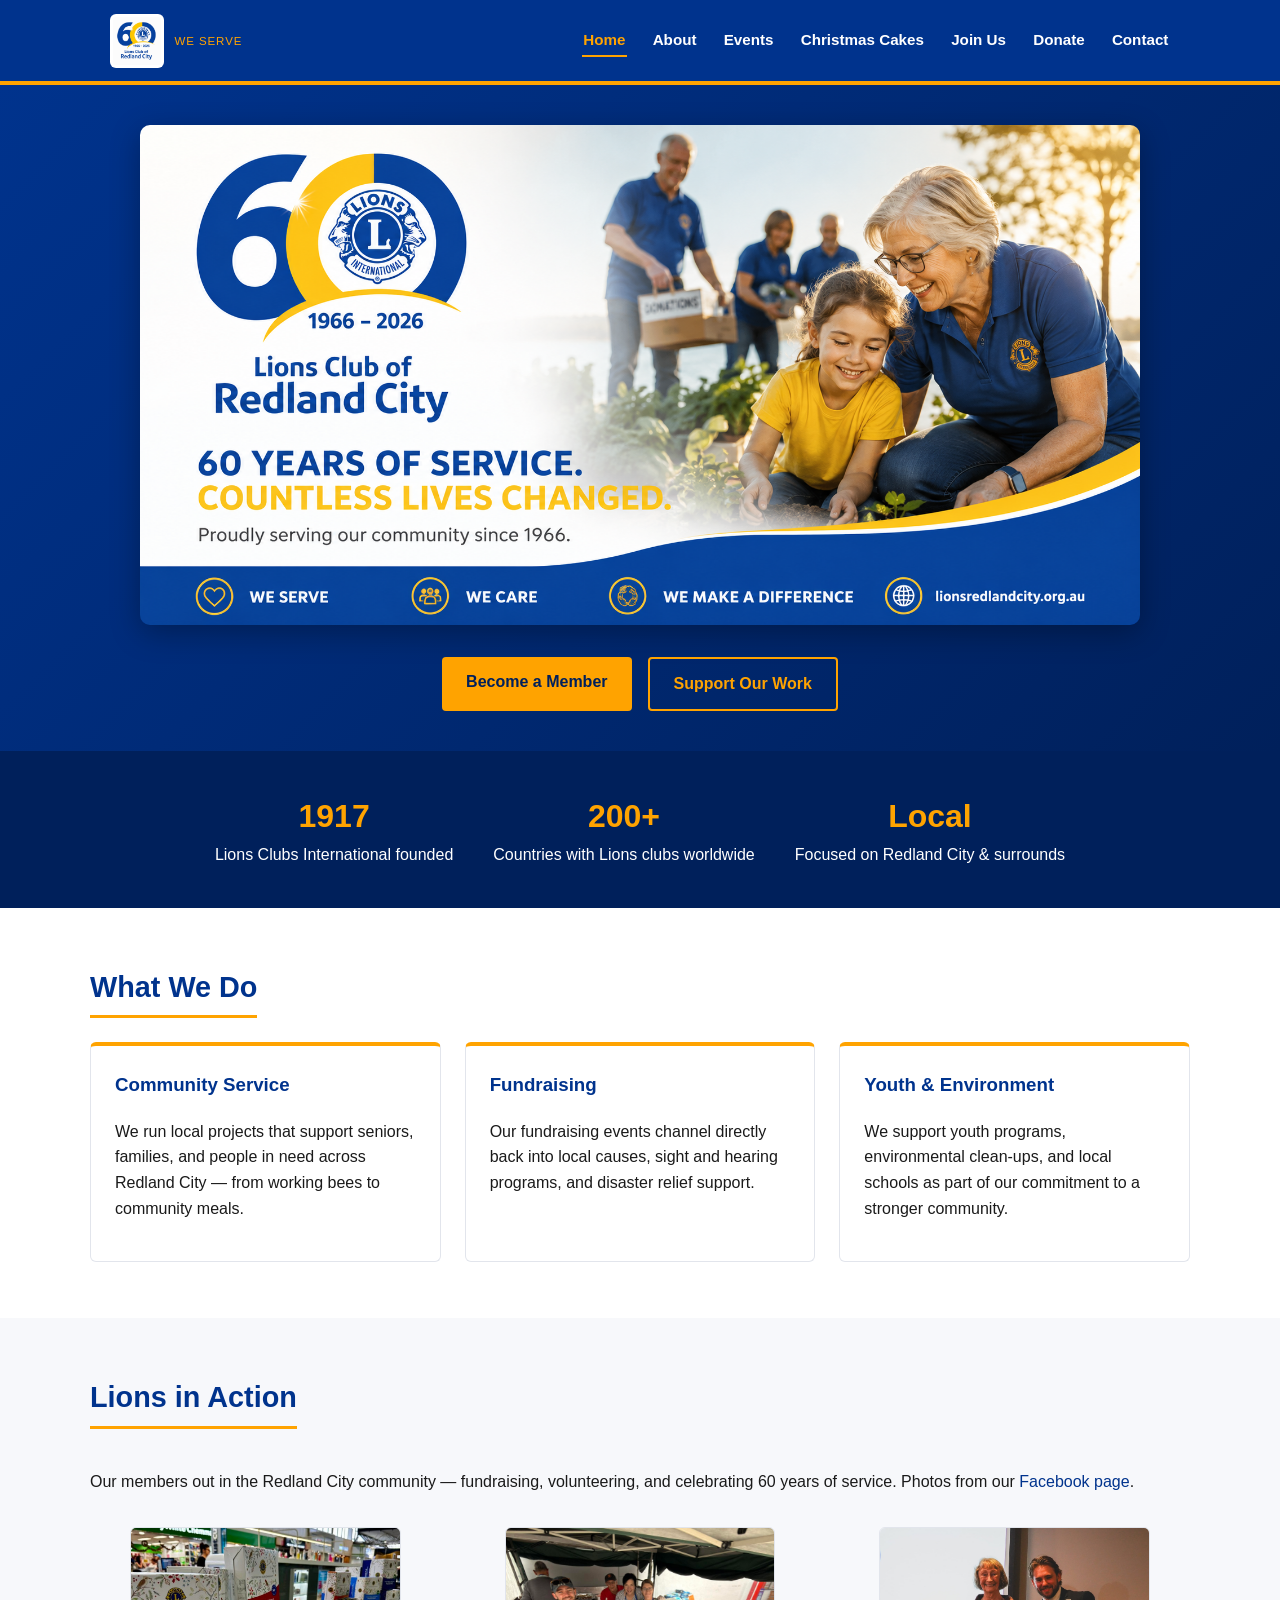
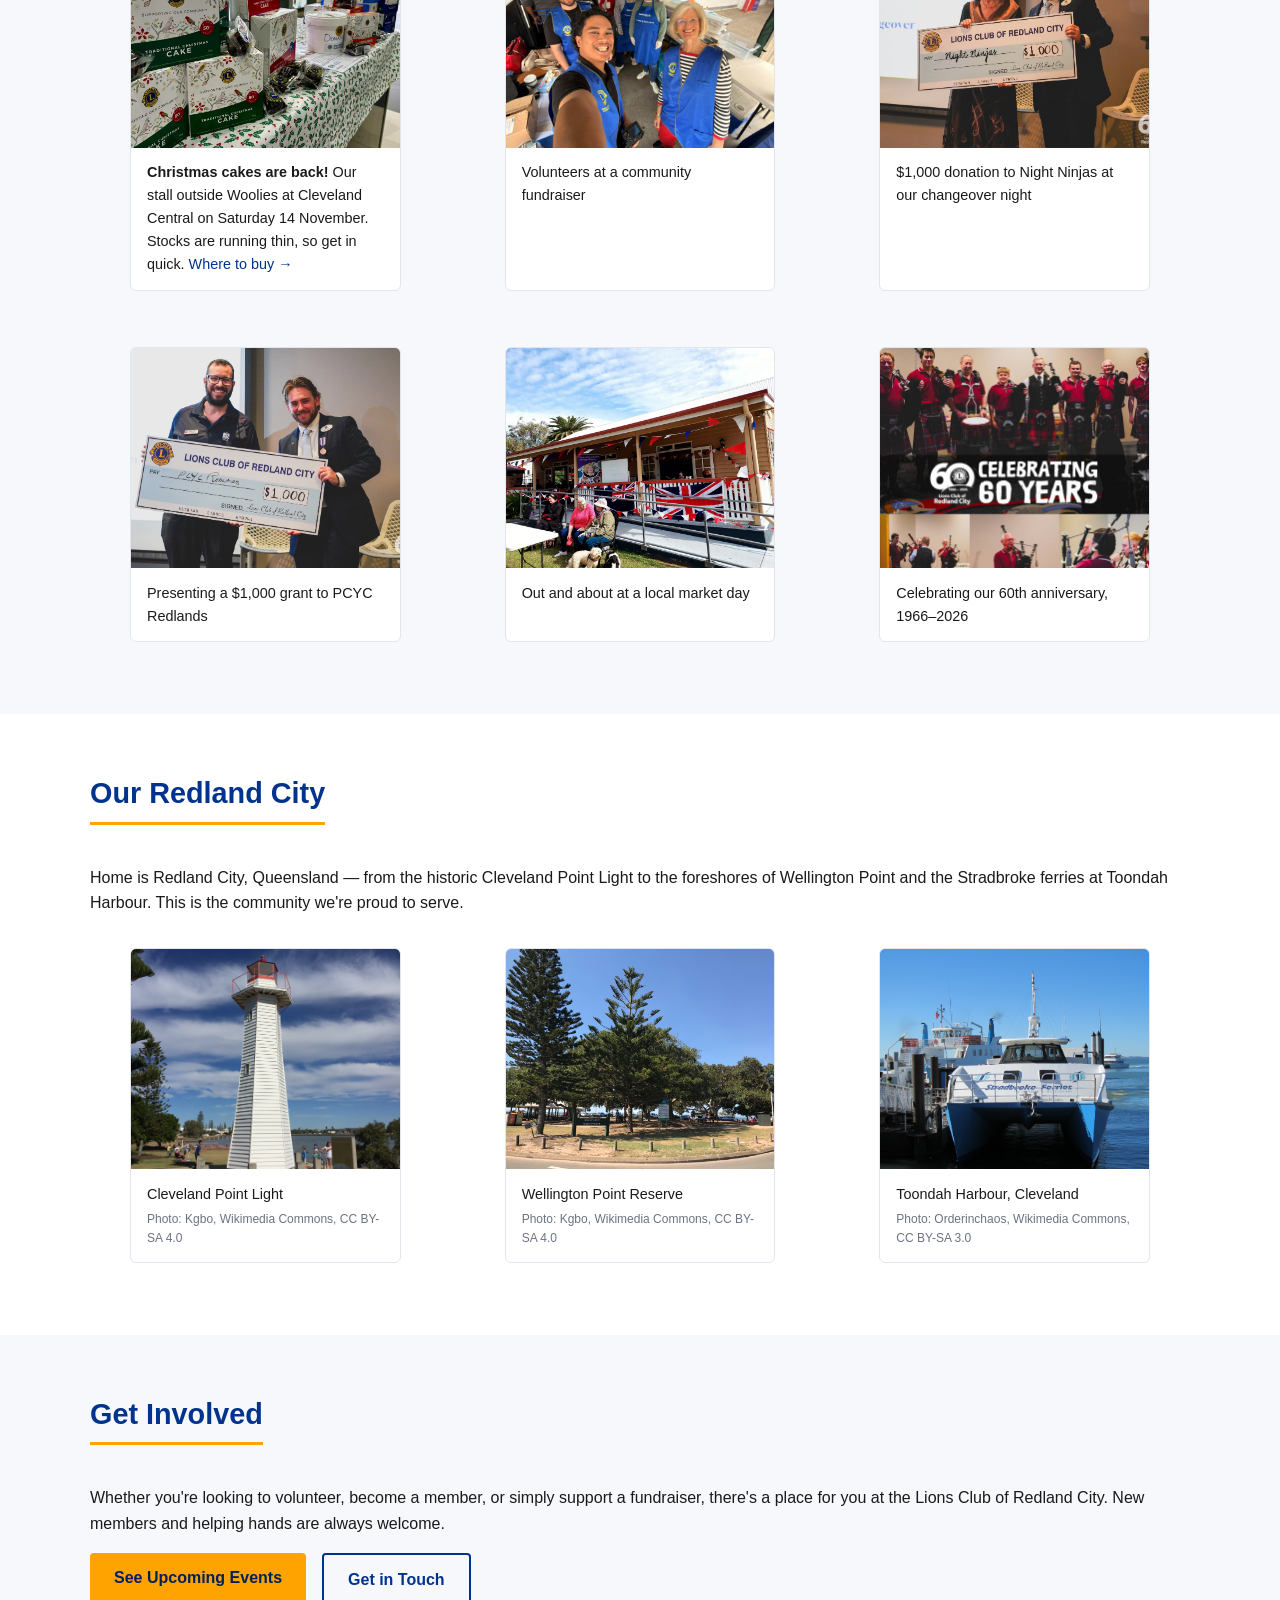
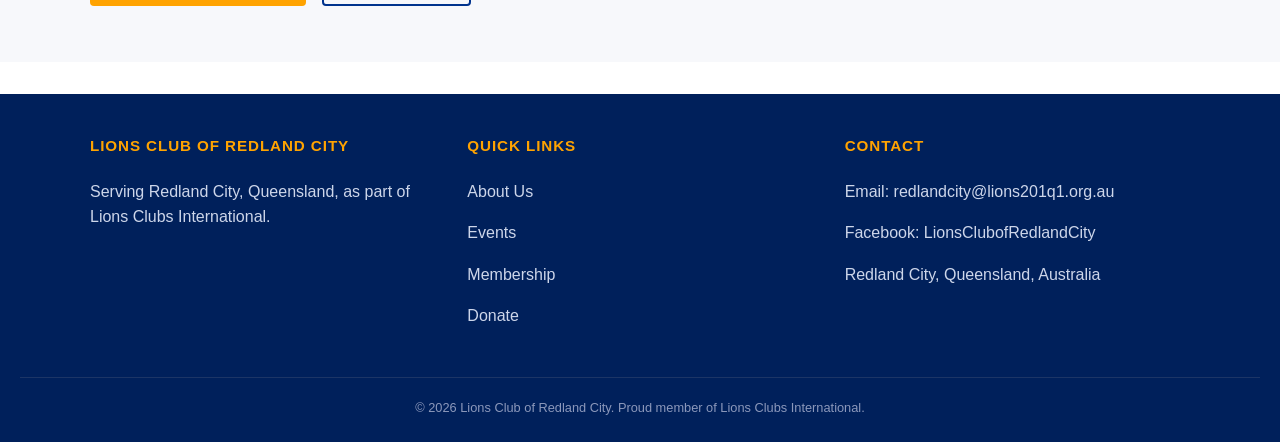
<file: index.html>
<!DOCTYPE html>
<html lang="en">
<head>
<meta charset="UTF-8">
<meta name="viewport" content="width=device-width, initial-scale=1.0">
<title>Lions Club of Redland City</title>
<meta name="description" content="Lions Club of Redland City — serving our local community through service, fellowship, and fundraising in Redland City, Queensland.">
<link rel="icon" href="images/lions-logo.png">
<link rel="stylesheet" href="css/style.css">
</head>
<body>

<header class="site-header">
  <div class="header-inner">
    <a href="index.html" class="brand">
      <img src="images/lions-logo.png" alt="Lions Club of Redland City — 60th Anniversary 1966-2026" class="brand-logo">
      <span class="brand-text">
        <span class="club-tagline">We Serve</span>
      </span>
    </a>
    <button class="nav-toggle" aria-label="Toggle navigation" aria-expanded="false">&#9776;</button>
    <nav class="main-nav">
      <ul>
        <li><a href="index.html" class="active">Home</a></li>
        <li><a href="about.html">About</a></li>
        <li><a href="events.html">Events</a></li>
        <!-- HIDDEN: <li><a href="kindness-project.html">Kindness Project</a></li> -->
        <li><a href="christmas-cakes.html">Christmas Cakes</a></li>
        <li><a href="membership.html">Join Us</a></li>
        <li><a href="donate.html">Donate</a></li>
        <li><a href="contact.html">Contact</a></li>
      </ul>
    </nav>
  </div>
</header>

<section class="hero">
  <h1 class="sr-only">Lions Club of Redland City — 60 Years of Service, 1966–2026</h1>
  <img src="images/banner.png" alt="Lions Club of Redland City, 60th Anniversary 1966-2026. 60 years of service, countless lives changed. Proudly serving our community since 1966. We Serve. We Care. We Make a Difference." class="hero-banner">
  <div class="btn-row" style="margin-top: 2rem;">
    <a href="membership.html" class="btn">Become a Member</a>
    <a href="donate.html" class="btn btn-outline">Support Our Work</a>
  </div>
</section>

<div class="stats">
  <div class="stat"><strong>1917</strong>Lions Clubs International founded</div>
  <div class="stat"><strong>200+</strong>Countries with Lions clubs worldwide</div>
  <div class="stat"><strong>Local</strong>Focused on Redland City &amp; surrounds</div>
</div>

<section>
  <div class="section-inner">
    <h2 class="section-title">What We Do</h2>
    <div class="grid">
      <div class="card">
        <h3>Community Service</h3>
        <p>We run local projects that support seniors, families, and people in need across Redland City — from working bees to community meals.</p>
      </div>
      <div class="card">
        <h3>Fundraising</h3>
        <p>Our fundraising events channel directly back into local causes, sight and hearing programs, and disaster relief support.</p>
      </div>
      <div class="card">
        <h3>Youth &amp; Environment</h3>
        <p>We support youth programs, environmental clean-ups, and local schools as part of our commitment to a stronger community.</p>
      </div>
      <!-- HIDDEN: Kindness Project card
      <div class="card">
        <h3>Redlands Kindness Project</h3>
        <p>Our new initiative recognising community members who quietly make a positive difference. Nominations open September 2026.</p>
        <p><a href="kindness-project.html">Learn more &amp; nominate someone &rarr;</a></p>
      </div>
      -->
    </div>
  </div>
</section>

<section class="soft">
  <div class="section-inner">
    <h2 class="section-title">Lions in Action</h2>
    <p>Our members out in the Redland City community — fundraising, volunteering, and celebrating 60 years of service. Photos from our <a href="https://www.facebook.com/LionsClubofRedlandCity/" target="_blank" rel="noopener">Facebook page</a>.</p>
    <div class="photo-grid">
      <figure class="photo-card">
        <img src="images/christmas-cake-stall-cleveland-central.jpg" alt="Lions Christmas cakes, mini cakes and puddings on a holly-print table at the club's stall in Cleveland Central">
        <figcaption>
          <strong>Christmas cakes are back!</strong> Our stall outside Woolies at Cleveland Central on Saturday 14 November. Stocks are running thin, so get in quick.
          <a href="christmas-cakes.html">Where to buy &rarr;</a>
        </figcaption>
      </figure>
      <figure class="photo-card">
        <img src="images/volunteers-community-bbq.jpg" alt="Lions Club of Redland City volunteers in branded vests at a community stall">
        <figcaption>Volunteers at a community fundraiser</figcaption>
      </figure>
      <figure class="photo-card">
        <img src="images/member-christmas-cake-stall.jpg" alt="Two Lions Club of Redland City members holding a large $1,000 cheque made out to Night Ninjas at the club changeover night">
        <figcaption>$1,000 donation to Night Ninjas at our changeover night</figcaption>
      </figure>
      <figure class="photo-card">
        <img src="images/cheque-presentation-pcyc-redlands.jpg" alt="Lions Club of Redland City presenting a $1,000 cheque to PCYC Redlands">
        <figcaption>Presenting a $1,000 grant to PCYC Redlands</figcaption>
      </figure>
      <figure class="photo-card">
        <img src="images/community-market-day.jpg" alt="Lions Club of Redland City members at a community market day with bunting and stalls">
        <figcaption>Out and about at a local market day</figcaption>
      </figure>
      <figure class="photo-card">
        <img src="images/60th-anniversary-pipe-band.jpg" alt="Bagpipe band performing at the Lions Club of Redland City's 60th anniversary celebration">
        <figcaption>Celebrating our 60th anniversary, 1966&ndash;2026</figcaption>
      </figure>
    </div>
  </div>
</section>

<section>
  <div class="section-inner">
    <h2 class="section-title">Our Redland City</h2>
    <p>Home is Redland City, Queensland — from the historic Cleveland Point Light to the foreshores of Wellington Point and the Stradbroke ferries at Toondah Harbour. This is the community we're proud to serve.</p>
    <div class="photo-grid">
      <figure class="photo-card">
        <img src="images/cleveland-point-light.jpg" alt="Cleveland Point Light, a heritage lighthouse in Cleveland, Redland City">
        <figcaption>
          Cleveland Point Light
          <span class="credit">Photo: Kgbo, <a href="https://commons.wikimedia.org/wiki/File:Cleveland_Point_Light,_Brisbane_Queensland_May_2016.jpg" target="_blank" rel="noopener">Wikimedia Commons</a>, CC BY-SA 4.0</span>
        </figcaption>
      </figure>
      <figure class="photo-card">
        <img src="images/wellington-point-reserve.jpg" alt="Wellington Point Reserve foreshore, Redland City">
        <figcaption>
          Wellington Point Reserve
          <span class="credit">Photo: Kgbo, <a href="https://commons.wikimedia.org/wiki/File:Wellington_Point_Reserve,_Queensland.jpg" target="_blank" rel="noopener">Wikimedia Commons</a>, CC BY-SA 4.0</span>
        </figcaption>
      </figure>
      <figure class="photo-card">
        <img src="images/toondah-harbour-ferries.jpg" alt="Stradbroke Island ferries at Toondah Harbour, Cleveland">
        <figcaption>
          Toondah Harbour, Cleveland
          <span class="credit">Photo: Orderinchaos, <a href="https://commons.wikimedia.org/wiki/File:Stradbroke_Ferries_at_Cleveland_Toondah.jpg" target="_blank" rel="noopener">Wikimedia Commons</a>, CC BY-SA 3.0</span>
        </figcaption>
      </figure>
    </div>
  </div>
</section>

<section class="soft">
  <div class="section-inner">
    <h2 class="section-title">Get Involved</h2>
    <p>Whether you're looking to volunteer, become a member, or simply support a fundraiser, there's a place for you at the Lions Club of Redland City. New members and helping hands are always welcome.</p>
    <div class="btn-row" style="justify-content:flex-start;">
      <a href="events.html" class="btn">See Upcoming Events</a>
      <a href="contact.html" class="btn btn-outline" style="border-color:var(--lions-blue); color:var(--lions-blue);">Get in Touch</a>
    </div>
  </div>
</section>

<footer class="site-footer">
  <div class="footer-inner">
    <div>
      <h4>Lions Club of Redland City</h4>
      <p>Serving Redland City, Queensland, as part of Lions Clubs International.</p>
    </div>
    <div>
      <h4>Quick Links</h4>
      <p><a href="about.html">About Us</a></p>
      <p><a href="events.html">Events</a></p>
      <p><a href="membership.html">Membership</a></p>
      <p><a href="donate.html">Donate</a></p>
    </div>
    <div>
      <h4>Contact</h4>
      <p>Email: <a href="mailto:redlandcity@lions201q1.org.au">redlandcity@lions201q1.org.au</a></p>
      <p>Facebook: <a href="https://www.facebook.com/LionsClubofRedlandCity/" target="_blank" rel="noopener">LionsClubofRedlandCity</a></p>
      <p>Redland City, Queensland, Australia</p>
    </div>
  </div>
  <div class="footer-bottom">
    &copy; <span id="current-year"></span> Lions Club of Redland City. Proud member of Lions Clubs International.
  </div>
</footer>

<script src="js/script.js"></script>
</body>
</html>
</file>
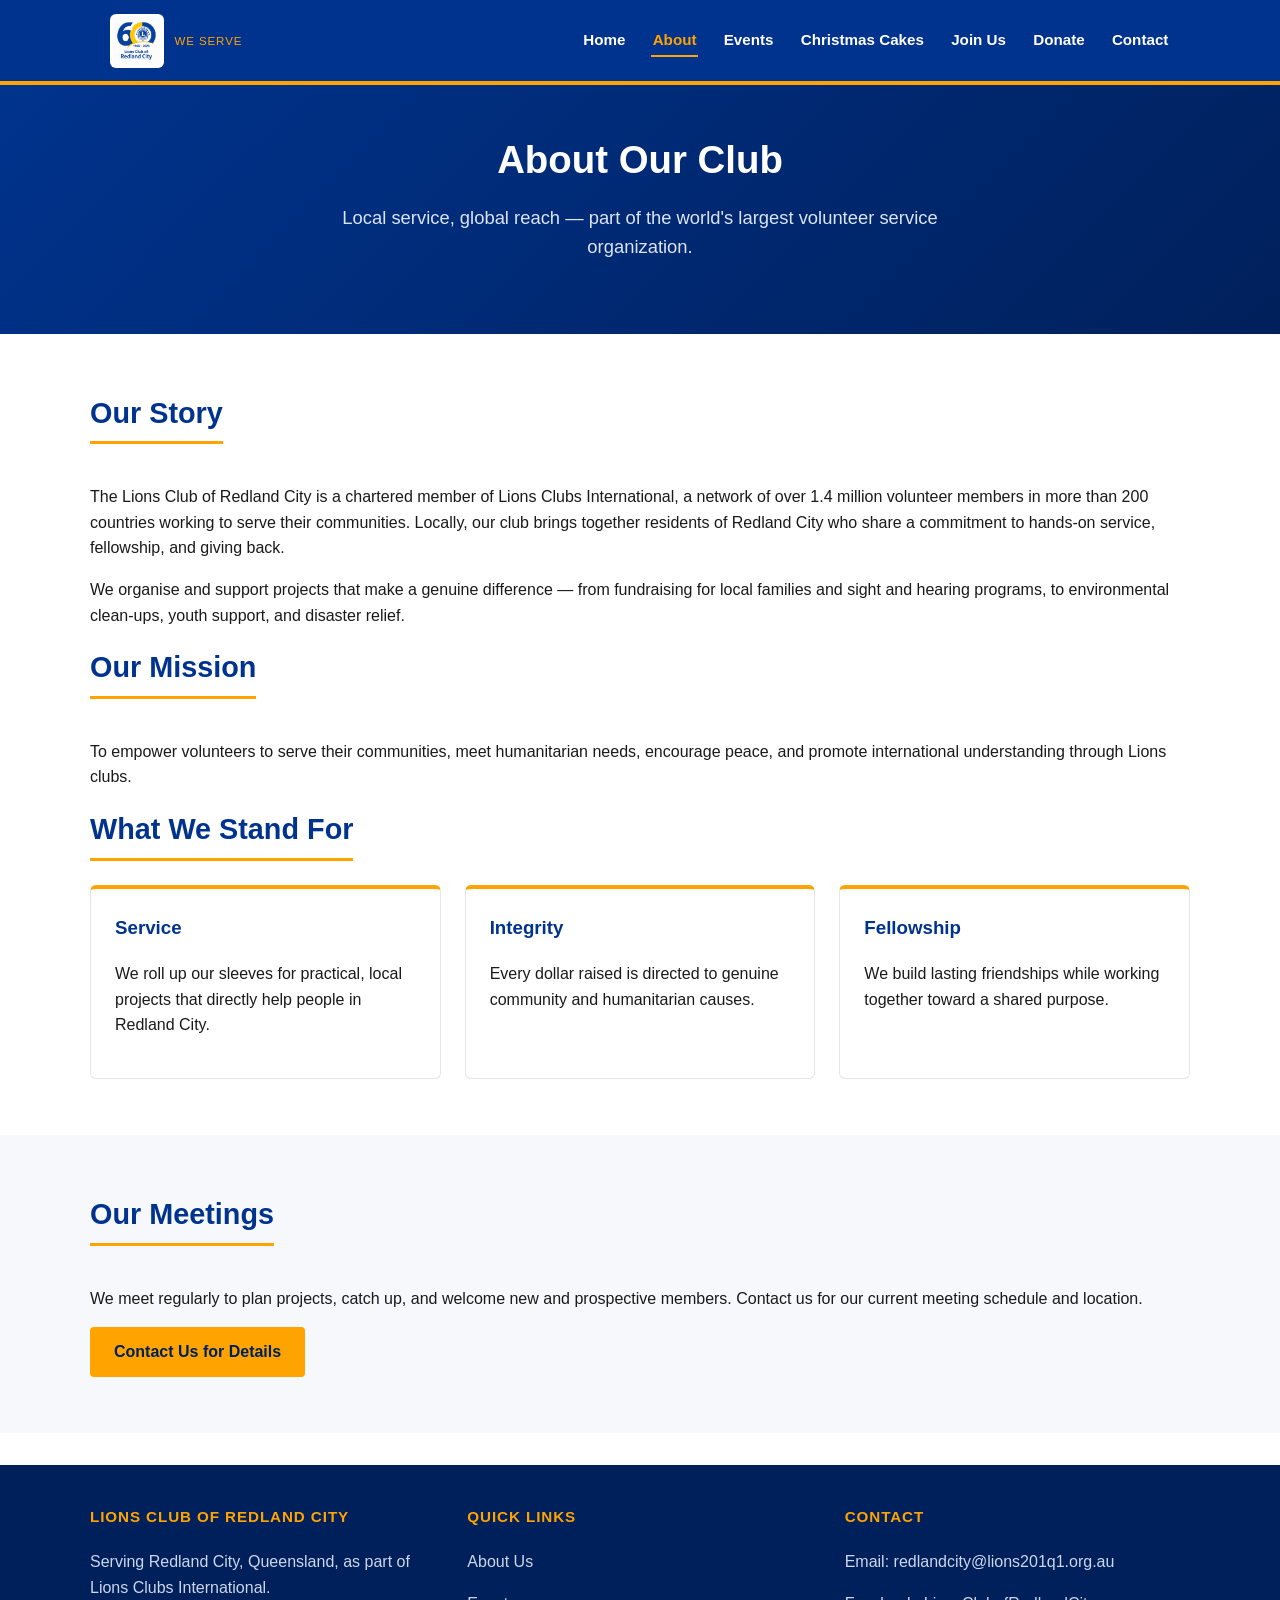
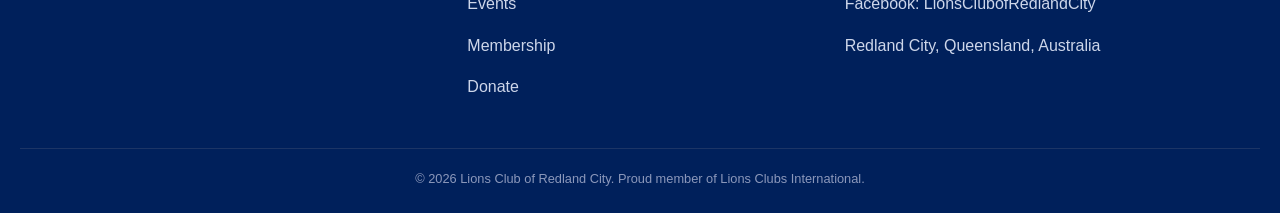
<file: about.html>
<!DOCTYPE html>
<html lang="en">
<head>
<meta charset="UTF-8">
<meta name="viewport" content="width=device-width, initial-scale=1.0">
<title>About Us — Lions Club of Redland City</title>
<meta name="description" content="Learn about the Lions Club of Redland City, our history, mission, and the causes we support.">
<link rel="icon" href="images/lions-logo.png">
<link rel="stylesheet" href="css/style.css">
</head>
<body>

<header class="site-header">
  <div class="header-inner">
    <a href="index.html" class="brand">
      <img src="images/lions-logo.png" alt="Lions Club of Redland City — 60th Anniversary 1966-2026" class="brand-logo">
      <span class="brand-text">
        <span class="club-tagline">We Serve</span>
      </span>
    </a>
    <button class="nav-toggle" aria-label="Toggle navigation" aria-expanded="false">&#9776;</button>
    <nav class="main-nav">
      <ul>
        <li><a href="index.html">Home</a></li>
        <li><a href="about.html" class="active">About</a></li>
        <li><a href="events.html">Events</a></li>
        <!-- HIDDEN: <li><a href="kindness-project.html">Kindness Project</a></li> -->
        <li><a href="christmas-cakes.html">Christmas Cakes</a></li>
        <li><a href="membership.html">Join Us</a></li>
        <li><a href="donate.html">Donate</a></li>
        <li><a href="contact.html">Contact</a></li>
      </ul>
    </nav>
  </div>
</header>

<section class="hero" style="padding: 2.75rem 1.25rem;">
  <h1>About Our Club</h1>
  <p>Local service, global reach — part of the world's largest volunteer service organization.</p>
</section>

<section>
  <div class="section-inner">
    <h2 class="section-title">Our Story</h2>
    <p>The Lions Club of Redland City is a chartered member of Lions Clubs International, a network of over 1.4 million volunteer members in more than 200 countries working to serve their communities. Locally, our club brings together residents of Redland City who share a commitment to hands-on service, fellowship, and giving back.</p>
    <p>We organise and support projects that make a genuine difference — from fundraising for local families and sight and hearing programs, to environmental clean-ups, youth support, and disaster relief.</p>

    <h2 class="section-title">Our Mission</h2>
    <p>To empower volunteers to serve their communities, meet humanitarian needs, encourage peace, and promote international understanding through Lions clubs.</p>

    <h2 class="section-title">What We Stand For</h2>
    <div class="grid">
      <div class="card">
        <h3>Service</h3>
        <p>We roll up our sleeves for practical, local projects that directly help people in Redland City.</p>
      </div>
      <div class="card">
        <h3>Integrity</h3>
        <p>Every dollar raised is directed to genuine community and humanitarian causes.</p>
      </div>
      <div class="card">
        <h3>Fellowship</h3>
        <p>We build lasting friendships while working together toward a shared purpose.</p>
      </div>
    </div>
  </div>
</section>

<section class="soft">
  <div class="section-inner">
    <h2 class="section-title">Our Meetings</h2>
    <p>We meet regularly to plan projects, catch up, and welcome new and prospective members. Contact us for our current meeting schedule and location.</p>
    <a href="contact.html" class="btn">Contact Us for Details</a>
  </div>
</section>

<footer class="site-footer">
  <div class="footer-inner">
    <div>
      <h4>Lions Club of Redland City</h4>
      <p>Serving Redland City, Queensland, as part of Lions Clubs International.</p>
    </div>
    <div>
      <h4>Quick Links</h4>
      <p><a href="about.html">About Us</a></p>
      <p><a href="events.html">Events</a></p>
      <p><a href="membership.html">Membership</a></p>
      <p><a href="donate.html">Donate</a></p>
    </div>
    <div>
      <h4>Contact</h4>
      <p>Email: <a href="mailto:redlandcity@lions201q1.org.au">redlandcity@lions201q1.org.au</a></p>
      <p>Facebook: <a href="https://www.facebook.com/LionsClubofRedlandCity/" target="_blank" rel="noopener">LionsClubofRedlandCity</a></p>
      <p>Redland City, Queensland, Australia</p>
    </div>
  </div>
  <div class="footer-bottom">
    &copy; <span id="current-year"></span> Lions Club of Redland City. Proud member of Lions Clubs International.
  </div>
</footer>

<script src="js/script.js"></script>
</body>
</html>
</file>
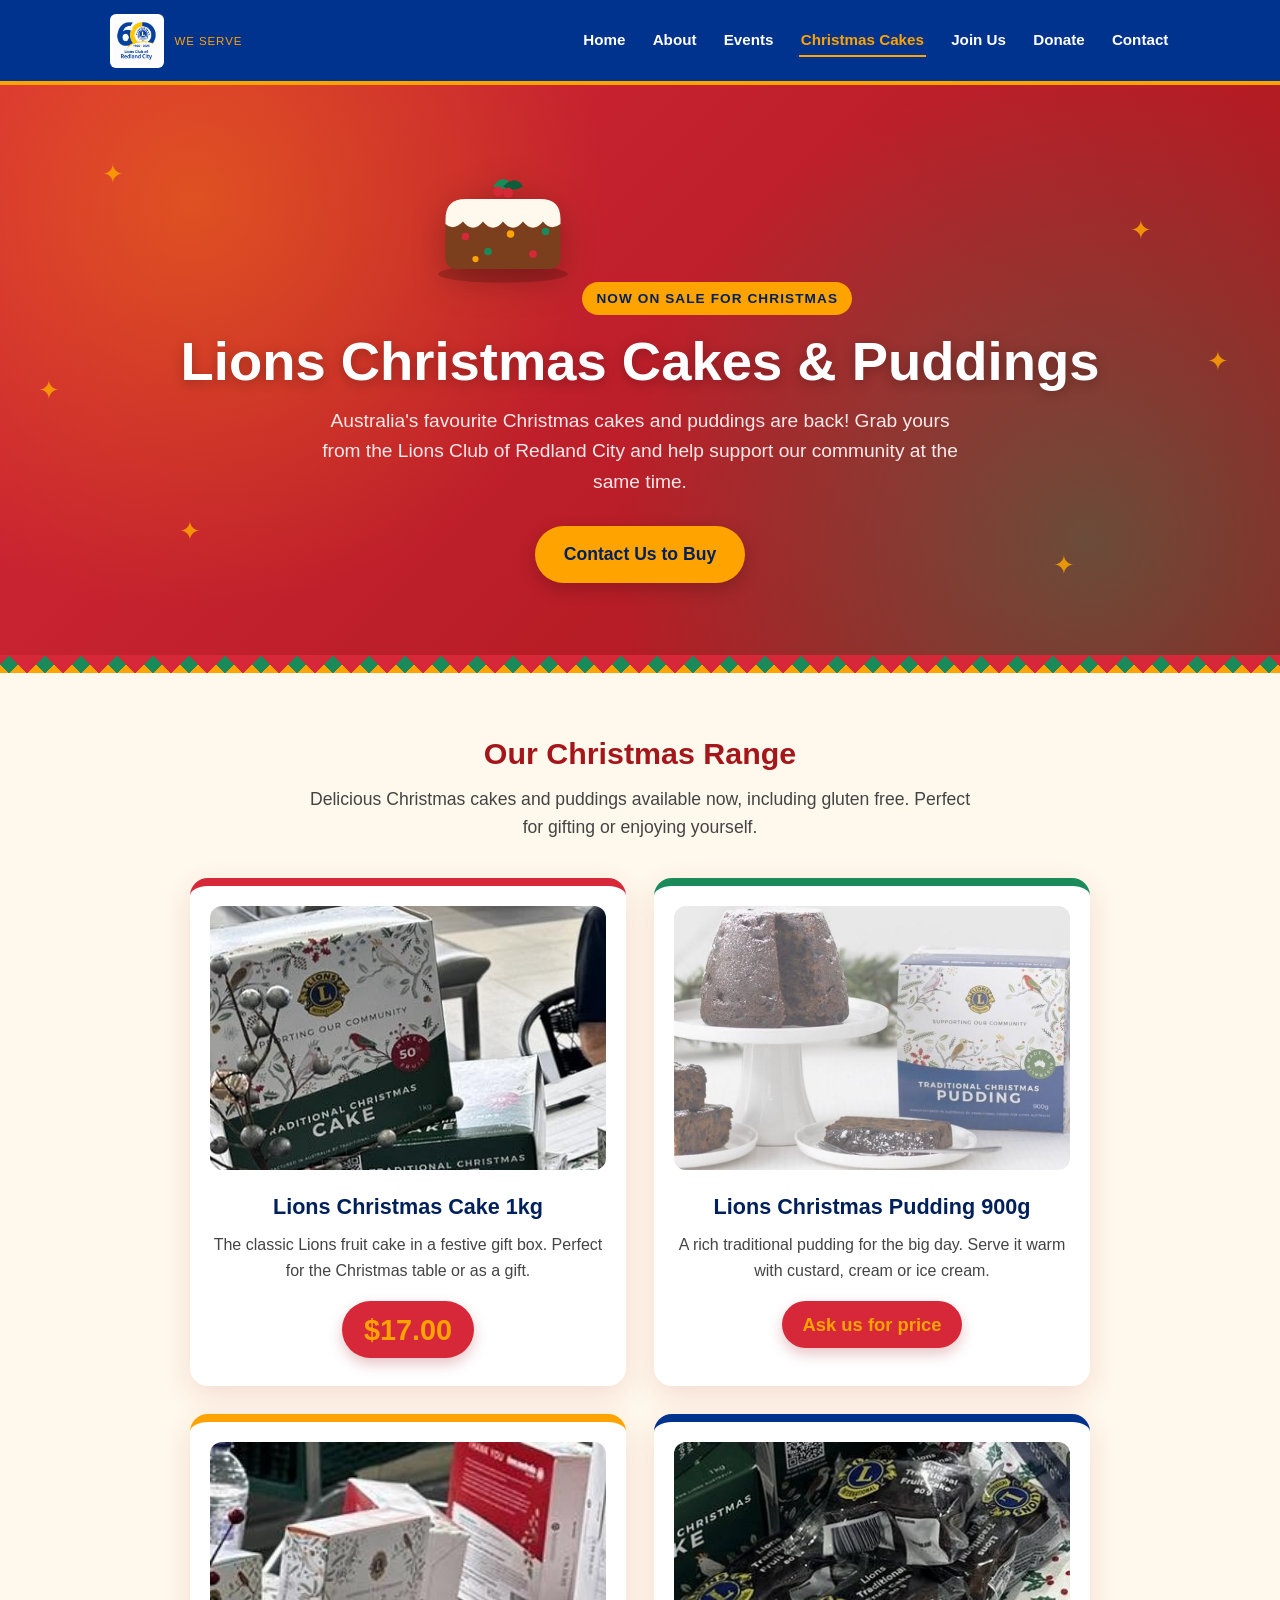
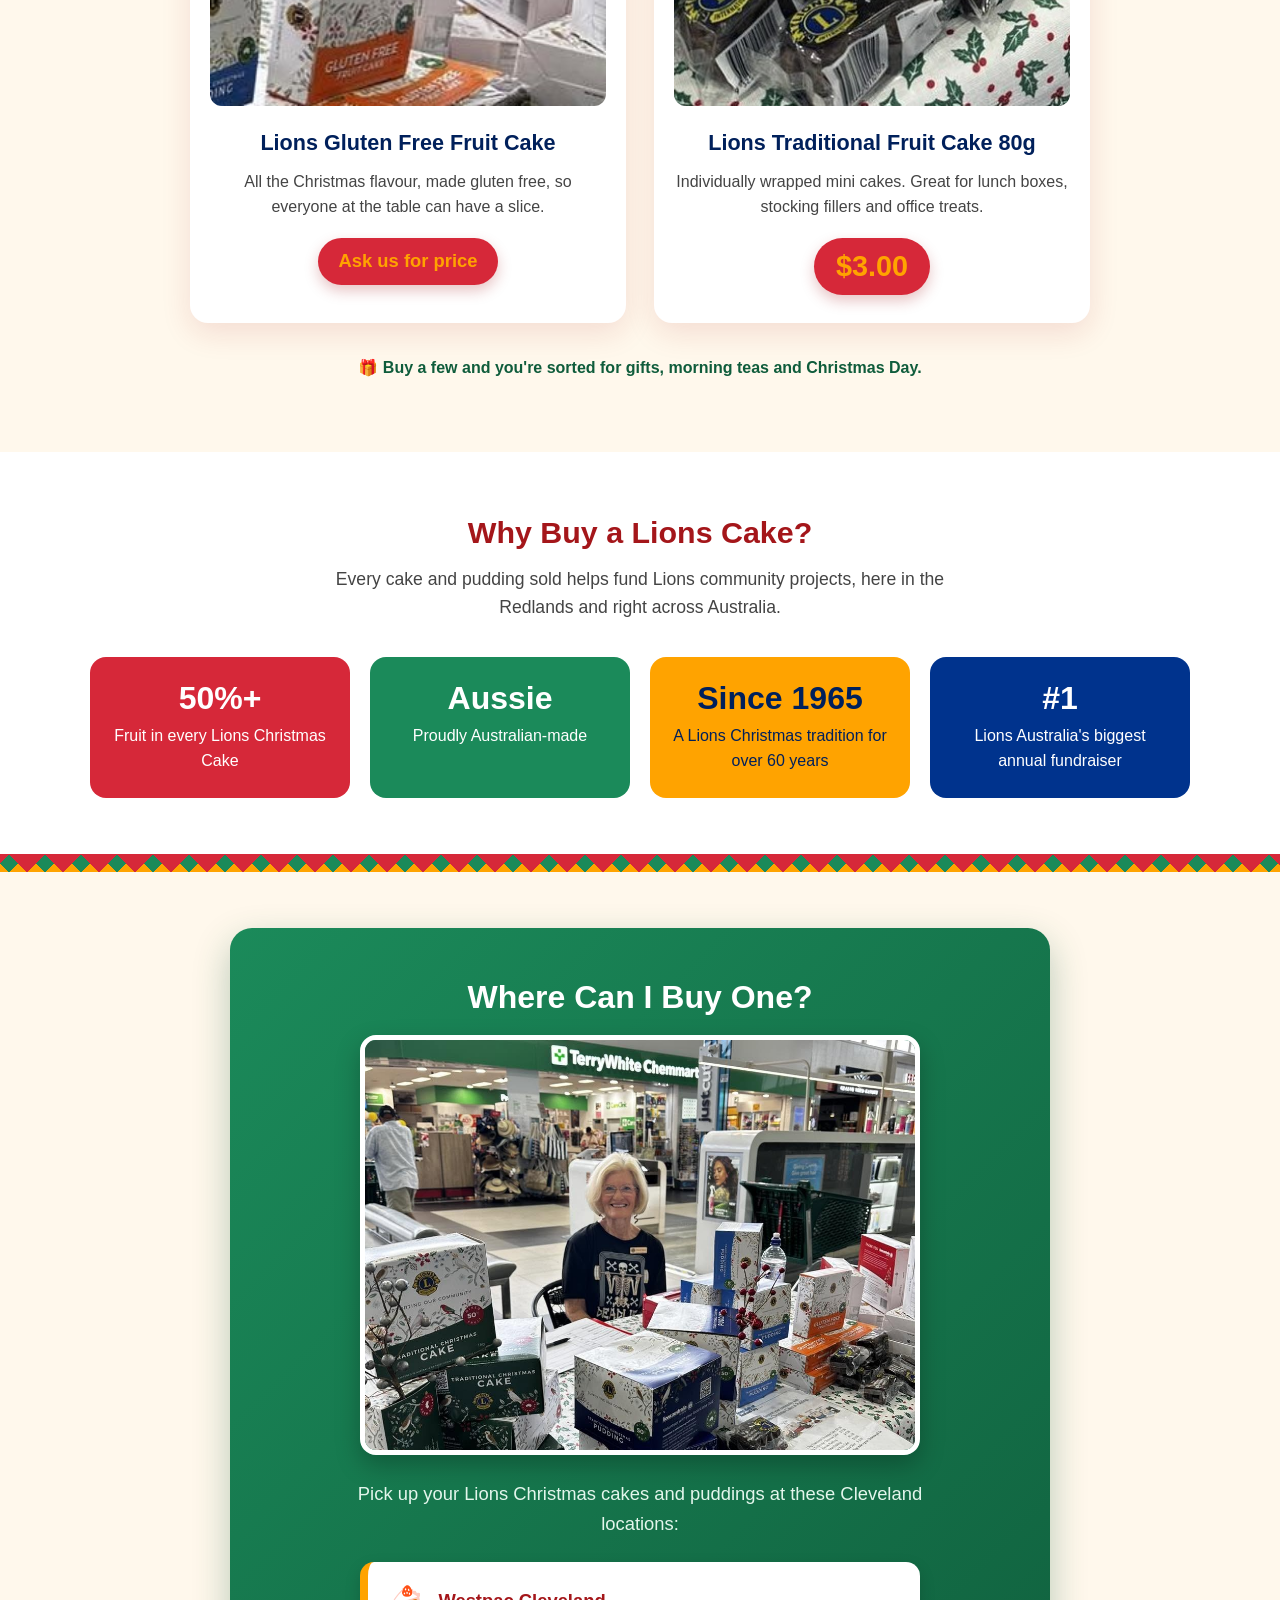
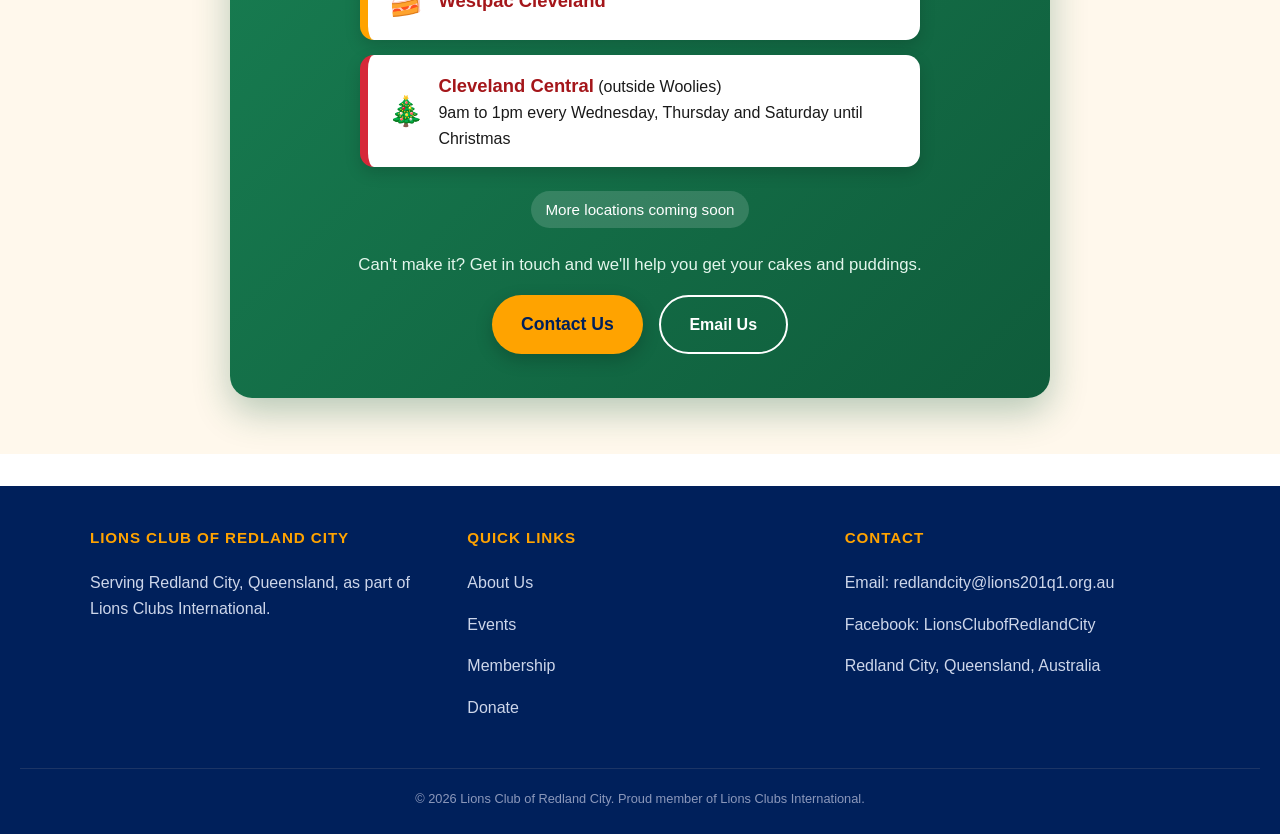
<file: christmas-cakes.html>
<!DOCTYPE html>
<html lang="en">
<head>
<meta charset="UTF-8">
<meta name="viewport" content="width=device-width, initial-scale=1.0">
<title>Christmas Cakes &amp; Puddings — Lions Club of Redland City</title>
<meta name="description" content="Lions Christmas Cakes and Puddings are back, including gluten free! 1kg cakes $17 and 80g mini cakes $3 from the Lions Club of Redland City. Every purchase helps fund community projects.">
<link rel="icon" href="images/lions-logo.png">
<link rel="stylesheet" href="css/style.css">
<style>
  /* Christmas Cakes page — festive colours */
  :root {
    --xmas-red: #D62839;
    --xmas-red-dark: #A4161A;
    --xmas-green: #1B8A5A;
    --xmas-green-dark: #0F5C3B;
    --xmas-cream: #FFF8EC;
  }

  .xmas-hero {
    position: relative;
    overflow: hidden;
    background:
      radial-gradient(circle at 15% 20%, rgba(255,163,0,0.35) 0, transparent 35%),
      radial-gradient(circle at 85% 80%, rgba(27,138,90,0.45) 0, transparent 40%),
      linear-gradient(135deg, var(--xmas-red) 0%, var(--xmas-red-dark) 100%);
    color: #fff;
    text-align: center;
    padding: 4rem 1.25rem 4.5rem;
  }
  .xmas-hero .sparkle {
    position: absolute;
    color: var(--lions-gold);
    font-size: 1.6rem;
    opacity: 0.85;
    animation: twinkle 2.6s ease-in-out infinite;
  }
  .xmas-hero .sparkle:nth-child(2) { animation-delay: 0.6s; }
  .xmas-hero .sparkle:nth-child(3) { animation-delay: 1.2s; }
  .xmas-hero .sparkle:nth-child(4) { animation-delay: 1.8s; }
  .xmas-hero .sparkle:nth-child(5) { animation-delay: 0.3s; }
  .xmas-hero .sparkle:nth-child(6) { animation-delay: 2.1s; }
  @keyframes twinkle {
    0%, 100% { transform: scale(1); opacity: 0.85; }
    50% { transform: scale(1.35); opacity: 0.35; }
  }
  @media (prefers-reduced-motion: reduce) {
    .xmas-hero .sparkle { animation: none; }
  }
  .xmas-hero .eyebrow {
    display: inline-block;
    background: var(--lions-gold);
    color: var(--lions-navy);
    font-weight: 800;
    letter-spacing: 0.08em;
    text-transform: uppercase;
    font-size: 0.85rem;
    padding: 0.35rem 0.9rem;
    border-radius: 999px;
    margin-bottom: 1rem;
  }
  .xmas-hero h1 {
    font-size: clamp(2.2rem, 5vw, 3.4rem);
    margin: 0 0 0.75rem;
    line-height: 1.15;
    text-shadow: 0 3px 12px rgba(0,0,0,0.25);
  }
  .xmas-hero p {
    font-size: 1.2rem;
    max-width: 640px;
    margin: 0 auto 1.75rem;
    color: #ffe9ea;
  }
  .xmas-hero .hero-art {
    width: 150px;
    height: auto;
    margin: 0 auto 1rem;
    filter: drop-shadow(0 8px 16px rgba(0,0,0,0.25));
  }

  .btn-xmas {
    background: var(--lions-gold);
    color: var(--lions-navy);
    font-size: 1.1rem;
    padding: 0.9rem 1.8rem;
    border-radius: 999px;
    box-shadow: 0 6px 18px rgba(0,0,0,0.2);
  }
  .btn-xmas:hover { background: #fff; color: var(--xmas-red-dark); }

  .bunting {
    height: 18px;
    background:
      linear-gradient(135deg, var(--xmas-red) 25%, transparent 25%) -9px 0,
      linear-gradient(225deg, var(--xmas-red) 25%, transparent 25%) -9px 0,
      linear-gradient(135deg, var(--xmas-green) 25%, transparent 25%) 9px 0,
      linear-gradient(225deg, var(--xmas-green) 25%, transparent 25%) 9px 0;
    background-size: 36px 36px;
    background-color: var(--lions-gold);
  }

  section.xmas-cream { background: var(--xmas-cream); }

  .xmas-title {
    color: var(--xmas-red-dark);
    font-size: 1.9rem;
    margin: 0 0 0.5rem;
    text-align: center;
  }
  .xmas-sub {
    text-align: center;
    max-width: 680px;
    margin: 0 auto 2.25rem;
    font-size: 1.1rem;
    color: #444;
  }

  .range-grid {
    display: grid;
    grid-template-columns: repeat(auto-fit, minmax(240px, 1fr));
    gap: 1.75rem;
  }
  .range-card {
    background: #fff;
    border-radius: 18px;
    padding: 1.25rem 1.25rem 1.75rem;
    text-align: center;
    box-shadow: 0 10px 30px rgba(164,22,26,0.12);
    border-top: 8px solid var(--xmas-red);
    transition: transform 0.2s ease, box-shadow 0.2s ease;
  }
  .range-card:nth-child(2) { border-top-color: var(--xmas-green); }
  .range-card:nth-child(3) { border-top-color: var(--lions-gold); }
  .range-card:nth-child(4) { border-top-color: var(--lions-blue); }
  .range-card:hover {
    transform: translateY(-6px);
    box-shadow: 0 16px 36px rgba(164,22,26,0.18);
  }
  .range-grid.two { grid-template-columns: repeat(2, 1fr); max-width: 900px; margin: 0 auto; }
  @media (max-width: 640px) { .range-grid.two { grid-template-columns: 1fr; } }
  .range-card .product-photo { width: 100%; aspect-ratio: 3 / 2; object-fit: cover; border-radius: 12px; margin: 0 0 1.25rem; }
  .where-box .stall-photo {
    width: 100%;
    max-width: 560px;
    aspect-ratio: 4 / 3;
    object-fit: cover;
    object-position: center 35%;
    border-radius: 16px;
    margin: 0 auto 1.5rem;
    border: 5px solid #fff;
    box-shadow: 0 10px 24px rgba(0,0,0,0.25);
  }
  .range-card .price.ask { font-size: 1.15rem; padding: 0.55rem 1.3rem; }
  .range-card .price {
    display: inline-block;
    margin-top: 1.1rem;
    background: var(--xmas-red);
    color: var(--lions-gold);
    font-size: 1.8rem;
    font-weight: 800;
    padding: 0.35rem 1.4rem;
    border-radius: 999px;
    box-shadow: 0 6px 14px rgba(164,22,26,0.25);
  }
  .range-card h3 { margin: 0 0 0.5rem; color: var(--lions-navy); font-size: 1.35rem; }
  .range-card p { margin: 0; color: #444; }

  .ask-note {
    text-align: center;
    margin-top: 2rem;
    font-weight: 600;
    color: var(--xmas-green-dark);
  }

  .why-grid {
    display: grid;
    grid-template-columns: repeat(auto-fit, minmax(200px, 1fr));
    gap: 1.25rem;
  }
  .why-item {
    border-radius: 16px;
    padding: 1.5rem 1.25rem;
    color: #fff;
    text-align: center;
  }
  .why-item .big { display: block; font-size: 2rem; font-weight: 800; line-height: 1.1; margin-bottom: 0.4rem; }
  .why-item.red { background: var(--xmas-red); }
  .why-item.green { background: var(--xmas-green); }
  .why-item.gold { background: var(--lions-gold); color: var(--lions-navy); }
  .why-item.blue { background: var(--lions-blue); }

  .where-box {
    background: linear-gradient(135deg, var(--xmas-green) 0%, var(--xmas-green-dark) 100%);
    color: #fff;
    border-radius: 22px;
    padding: 2.75rem 1.5rem;
    text-align: center;
    max-width: 820px;
    margin: 0 auto;
    box-shadow: 0 14px 36px rgba(15,92,59,0.3);
  }
  .where-box h2 { margin: 0 0 0.75rem; font-size: 2rem; }
  .where-box p { font-size: 1.15rem; margin: 0 auto 1.5rem; max-width: 600px; color: #e3f6ec; }
  .locations {
    list-style: none;
    padding: 0;
    margin: 0 auto 1.25rem;
    max-width: 560px;
    display: grid;
    gap: 0.9rem;
    text-align: left;
  }
  .locations li {
    display: flex;
    align-items: center;
    gap: 0.9rem;
    background: #fff;
    color: var(--ink);
    border-radius: 14px;
    padding: 1rem 1.25rem;
    border-left: 8px solid var(--lions-gold);
    box-shadow: 0 6px 16px rgba(0,0,0,0.15);
  }
  .locations li:nth-child(2) { border-left-color: var(--xmas-red); }
  .locations strong { color: var(--xmas-red-dark); font-size: 1.15rem; }
  .locations .loc-icon { font-size: 1.8rem; }
  .where-box p.contact-line { margin: 1.5rem auto 1rem; font-size: 1.05rem; }
  .where-box .soon {
    display: inline-block;
    margin-top: 0.25rem;
    font-size: 0.95rem;
    color: #fff;
    background: rgba(255,255,255,0.15);
    padding: 0.4rem 0.9rem;
    border-radius: 999px;
  }
</style>
</head>
<body>

<header class="site-header">
  <div class="header-inner">
    <a href="index.html" class="brand">
      <img src="images/lions-logo.png" alt="Lions Club of Redland City — 60th Anniversary 1966-2026" class="brand-logo">
      <span class="brand-text">
        <span class="club-tagline">We Serve</span>
      </span>
    </a>
    <button class="nav-toggle" aria-label="Toggle navigation" aria-expanded="false">&#9776;</button>
    <nav class="main-nav">
      <ul>
        <li><a href="index.html">Home</a></li>
        <li><a href="about.html">About</a></li>
        <li><a href="events.html">Events</a></li>
        <!-- HIDDEN: <li><a href="kindness-project.html">Kindness Project</a></li> -->
        <li><a href="christmas-cakes.html" class="active">Christmas Cakes</a></li>
        <li><a href="membership.html">Join Us</a></li>
        <li><a href="donate.html">Donate</a></li>
        <li><a href="contact.html">Contact</a></li>
      </ul>
    </nav>
  </div>
</header>

<section class="xmas-hero">
  <span class="sparkle" style="top:12%; left:8%;" aria-hidden="true">&#10022;</span>
  <span class="sparkle" style="top:22%; right:10%;" aria-hidden="true">&#10022;</span>
  <span class="sparkle" style="bottom:18%; left:14%;" aria-hidden="true">&#10022;</span>
  <span class="sparkle" style="bottom:12%; right:16%;" aria-hidden="true">&#10022;</span>
  <span class="sparkle" style="top:50%; left:3%;" aria-hidden="true">&#10022;</span>
  <span class="sparkle" style="top:45%; right:4%;" aria-hidden="true">&#10022;</span>

  <!-- Decorative Christmas cake illustration -->
  <svg class="hero-art" viewBox="0 0 120 110" aria-hidden="true">
    <ellipse cx="60" cy="100" rx="52" ry="7" fill="rgba(0,0,0,0.18)"/>
    <rect x="14" y="48" width="92" height="48" rx="8" fill="#7B3F1E"/>
    <circle cx="30" cy="70" r="3" fill="#D62839"/><circle cx="48" cy="82" r="3" fill="#1B8A5A"/>
    <circle cx="66" cy="68" r="3" fill="#FFA300"/><circle cx="84" cy="84" r="3" fill="#D62839"/>
    <circle cx="94" cy="66" r="3" fill="#1B8A5A"/><circle cx="38" cy="88" r="2.5" fill="#FFA300"/>
    <path d="M14 56 Q14 40 30 40 L90 40 Q106 40 106 56 L106 60 Q98 66 92 58 Q84 68 76 58 Q68 68 60 58 Q52 68 44 58 Q36 68 28 58 Q20 66 14 60 Z" fill="#FFF8EC"/>
    <path d="M52 30 Q60 18 68 30 Q60 34 52 30 Z" fill="#1B8A5A"/>
    <path d="M60 30 Q70 20 76 30 Q68 35 60 30 Z" fill="#0F5C3B"/>
    <circle cx="56" cy="34" r="4" fill="#D62839"/><circle cx="64" cy="35" r="4" fill="#D62839"/>
  </svg>

  <span class="eyebrow">Now on sale for Christmas</span>
  <h1>Lions Christmas Cakes &amp; Puddings</h1>
  <p>Australia's favourite Christmas cakes and puddings are back! Grab yours from the Lions Club of Redland City and help support our community at the same time.</p>
  <div class="btn-row">
    <a href="contact.html" class="btn btn-xmas">Contact Us to Buy</a>
  </div>
</section>

<div class="bunting" aria-hidden="true"></div>

<section class="xmas-cream">
  <div class="section-inner">
    <h2 class="xmas-title">Our Christmas Range</h2>
    <p class="xmas-sub">Delicious Christmas cakes and puddings available now, including gluten free. Perfect for gifting or enjoying yourself.</p>

    <div class="range-grid two">
      <div class="range-card">
        <img src="images/xmas-real-cake-1kg.jpg" alt="Lions Traditional Christmas Cake 1kg gift box" class="product-photo">
        <h3>Lions Christmas Cake 1kg</h3>
        <p>The classic Lions fruit cake in a festive gift box. Perfect for the Christmas table or as a gift.</p>
        <span class="price">$17.00</span>
      </div>

      <div class="range-card">
        <img src="images/xmas-real-pudding.jpg" alt="Lions Traditional Christmas Pudding 900g box beside a sliced pudding on a cake stand" class="product-photo">
        <h3>Lions Christmas Pudding 900g</h3>
        <p>A rich traditional pudding for the big day. Serve it warm with custard, cream or ice cream.</p>
        <span class="price ask">Ask us for price</span>
      </div>

      <div class="range-card">
        <img src="images/xmas-real-gluten-free.jpg" alt="Lions Gluten Free Fruit Cake box" class="product-photo">
        <h3>Lions Gluten Free Fruit Cake</h3>
        <p>All the Christmas flavour, made gluten free, so everyone at the table can have a slice.</p>
        <span class="price ask">Ask us for price</span>
      </div>

      <div class="range-card">
        <img src="images/xmas-real-mini.jpg" alt="Individually wrapped Lions Traditional Fruit Cake 80g mini cakes" class="product-photo">
        <h3>Lions Traditional Fruit Cake 80g</h3>
        <p>Individually wrapped mini cakes. Great for lunch boxes, stocking fillers and office treats.</p>
        <span class="price">$3.00</span>
      </div>
    </div>

    <p class="ask-note">&#127873; Buy a few and you're sorted for gifts, morning teas and Christmas Day.</p>
  </div>
</section>

<section>
  <div class="section-inner">
    <h2 class="xmas-title">Why Buy a Lions Cake?</h2>
    <p class="xmas-sub">Every cake and pudding sold helps fund Lions community projects, here in the Redlands and right across Australia.</p>

    <div class="why-grid">
      <div class="why-item red">
        <span class="big">50%+</span>
        Fruit in every Lions Christmas Cake
      </div>
      <div class="why-item green">
        <span class="big">Aussie</span>
        Proudly Australian-made
      </div>
      <div class="why-item gold">
        <span class="big">Since 1965</span>
        A Lions Christmas tradition for over 60 years
      </div>
      <div class="why-item blue">
        <span class="big">#1</span>
        Lions Australia's biggest annual fundraiser
      </div>
    </div>
  </div>
</section>

<div class="bunting" aria-hidden="true"></div>

<section class="xmas-cream">
  <div class="where-box">
    <h2>Where Can I Buy One?</h2>
    <img src="images/christmas-cake-stall-volunteer.jpg" alt="A smiling Lions Club of Redland City volunteer at the Christmas cake and pudding stall in Cleveland Central" class="stall-photo">
    <p>Pick up your Lions Christmas cakes and puddings at these Cleveland locations:</p>
    <ul class="locations">
      <li>
        <span class="loc-icon" aria-hidden="true">&#127856;</span>
        <span><strong>Westpac Cleveland</strong></span>
      </li>
      <li>
        <span class="loc-icon" aria-hidden="true">&#127876;</span>
        <span><strong>Cleveland Central</strong> (outside Woolies)<br>
        9am to 1pm every Wednesday, Thursday and Saturday until Christmas</span>
      </li>
    </ul>
    <span class="soon">More locations coming soon</span>
    <p class="contact-line">Can't make it? Get in touch and we'll help you get your cakes and puddings.</p>
    <div class="btn-row">
      <a href="contact.html" class="btn btn-xmas">Contact Us</a>
      <a href="mailto:redlandcity@lions201q1.org.au?subject=Lions%20Christmas%20Cakes" class="btn btn-outline" style="border-color:#fff; color:#fff; border-radius:999px; padding:0.9rem 1.8rem;">Email Us</a>
    </div>
  </div>
</section>

<footer class="site-footer">
  <div class="footer-inner">
    <div>
      <h4>Lions Club of Redland City</h4>
      <p>Serving Redland City, Queensland, as part of Lions Clubs International.</p>
    </div>
    <div>
      <h4>Quick Links</h4>
      <p><a href="about.html">About Us</a></p>
      <p><a href="events.html">Events</a></p>
      <p><a href="membership.html">Membership</a></p>
      <p><a href="donate.html">Donate</a></p>
    </div>
    <div>
      <h4>Contact</h4>
      <p>Email: <a href="mailto:redlandcity@lions201q1.org.au">redlandcity@lions201q1.org.au</a></p>
      <p>Facebook: <a href="https://www.facebook.com/LionsClubofRedlandCity/" target="_blank" rel="noopener">LionsClubofRedlandCity</a></p>
      <p>Redland City, Queensland, Australia</p>
    </div>
  </div>
  <div class="footer-bottom">
    &copy; <span id="current-year"></span> Lions Club of Redland City. Proud member of Lions Clubs International.
  </div>
</footer>

<script src="js/script.js"></script>
</body>
</html>
</file>
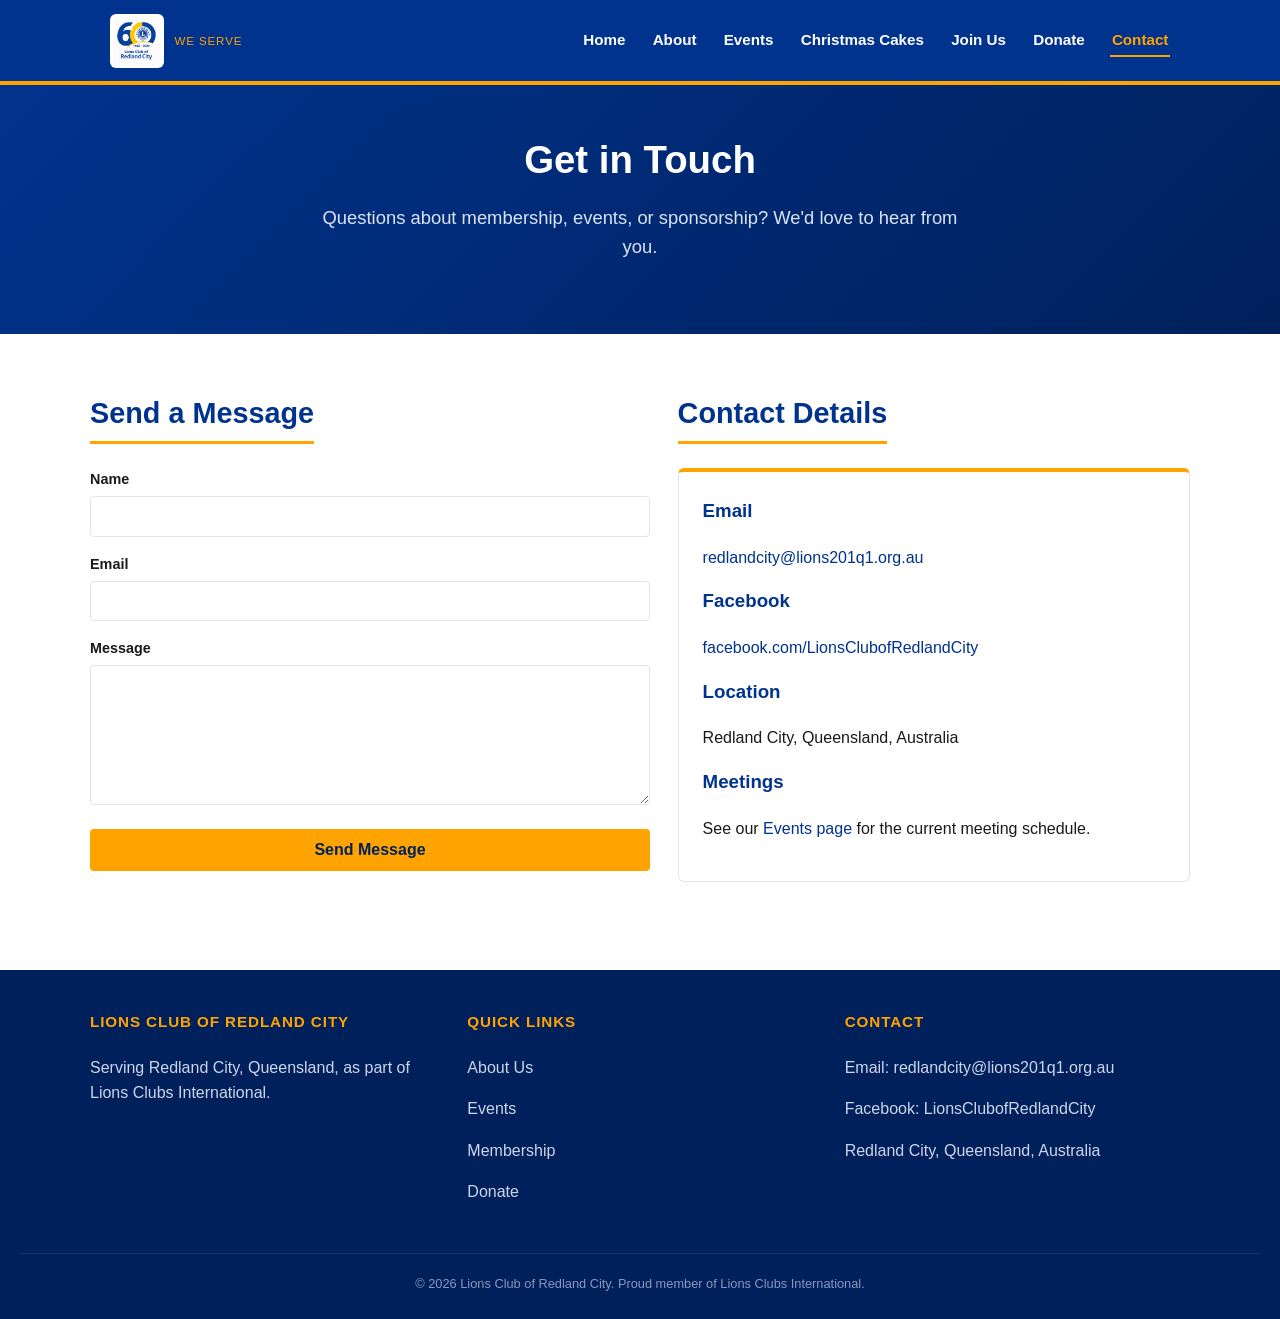
<file: contact.html>
<!DOCTYPE html>
<html lang="en">
<head>
<meta charset="UTF-8">
<meta name="viewport" content="width=device-width, initial-scale=1.0">
<title>Contact — Lions Club of Redland City</title>
<meta name="description" content="Get in touch with the Lions Club of Redland City.">
<link rel="icon" href="images/lions-logo.png">
<link rel="stylesheet" href="css/style.css">
</head>
<body>

<header class="site-header">
  <div class="header-inner">
    <a href="index.html" class="brand">
      <img src="images/lions-logo.png" alt="Lions Club of Redland City — 60th Anniversary 1966-2026" class="brand-logo">
      <span class="brand-text">
        <span class="club-tagline">We Serve</span>
      </span>
    </a>
    <button class="nav-toggle" aria-label="Toggle navigation" aria-expanded="false">&#9776;</button>
    <nav class="main-nav">
      <ul>
        <li><a href="index.html">Home</a></li>
        <li><a href="about.html">About</a></li>
        <li><a href="events.html">Events</a></li>
        <!-- HIDDEN: <li><a href="kindness-project.html">Kindness Project</a></li> -->
        <li><a href="christmas-cakes.html">Christmas Cakes</a></li>
        <li><a href="membership.html">Join Us</a></li>
        <li><a href="donate.html">Donate</a></li>
        <li><a href="contact.html" class="active">Contact</a></li>
      </ul>
    </nav>
  </div>
</header>

<section class="hero" style="padding: 2.75rem 1.25rem;">
  <h1>Get in Touch</h1>
  <p>Questions about membership, events, or sponsorship? We'd love to hear from you.</p>
</section>

<section>
  <div class="section-inner grid" style="grid-template-columns: 1.1fr 1fr; align-items: start;">
    <div>
      <h2 class="section-title">Send a Message</h2>
      <form class="contact-form" action="https://formspree.io/f/mqpzpbby" method="POST">
        <input type="hidden" name="_subject" value="New message from Lions Club of Redland City website">
        <input type="text" name="_gotcha" style="display:none">
        <div>
          <label for="name">Name</label>
          <input type="text" id="name" name="Name" required>
        </div>
        <div>
          <label for="email">Email</label>
          <input type="email" id="email" name="Email" required>
        </div>
        <div>
          <label for="message">Message</label>
          <textarea id="message" name="Message" required></textarea>
        </div>
        <button type="submit" class="btn">Send Message</button>
      </form>
    </div>
    <div>
      <h2 class="section-title">Contact Details</h2>
      <div class="card">
        <h3>Email</h3>
        <p><a href="mailto:redlandcity@lions201q1.org.au">redlandcity@lions201q1.org.au</a></p>
        <h3>Facebook</h3>
        <p><a href="https://www.facebook.com/LionsClubofRedlandCity/" target="_blank" rel="noopener">facebook.com/LionsClubofRedlandCity</a></p>
        <h3>Location</h3>
        <p>Redland City, Queensland, Australia</p>
        <h3>Meetings</h3>
        <p>See our <a href="events.html">Events page</a> for the current meeting schedule.</p>
      </div>
    </div>
  </div>
</section>

<footer class="site-footer">
  <div class="footer-inner">
    <div>
      <h4>Lions Club of Redland City</h4>
      <p>Serving Redland City, Queensland, as part of Lions Clubs International.</p>
    </div>
    <div>
      <h4>Quick Links</h4>
      <p><a href="about.html">About Us</a></p>
      <p><a href="events.html">Events</a></p>
      <p><a href="membership.html">Membership</a></p>
      <p><a href="donate.html">Donate</a></p>
    </div>
    <div>
      <h4>Contact</h4>
      <p>Email: <a href="mailto:redlandcity@lions201q1.org.au">redlandcity@lions201q1.org.au</a></p>
      <p>Facebook: <a href="https://www.facebook.com/LionsClubofRedlandCity/" target="_blank" rel="noopener">LionsClubofRedlandCity</a></p>
      <p>Redland City, Queensland, Australia</p>
    </div>
  </div>
  <div class="footer-bottom">
    &copy; <span id="current-year"></span> Lions Club of Redland City. Proud member of Lions Clubs International.
  </div>
</footer>

<script src="js/script.js"></script>
</body>
</html>
</file>
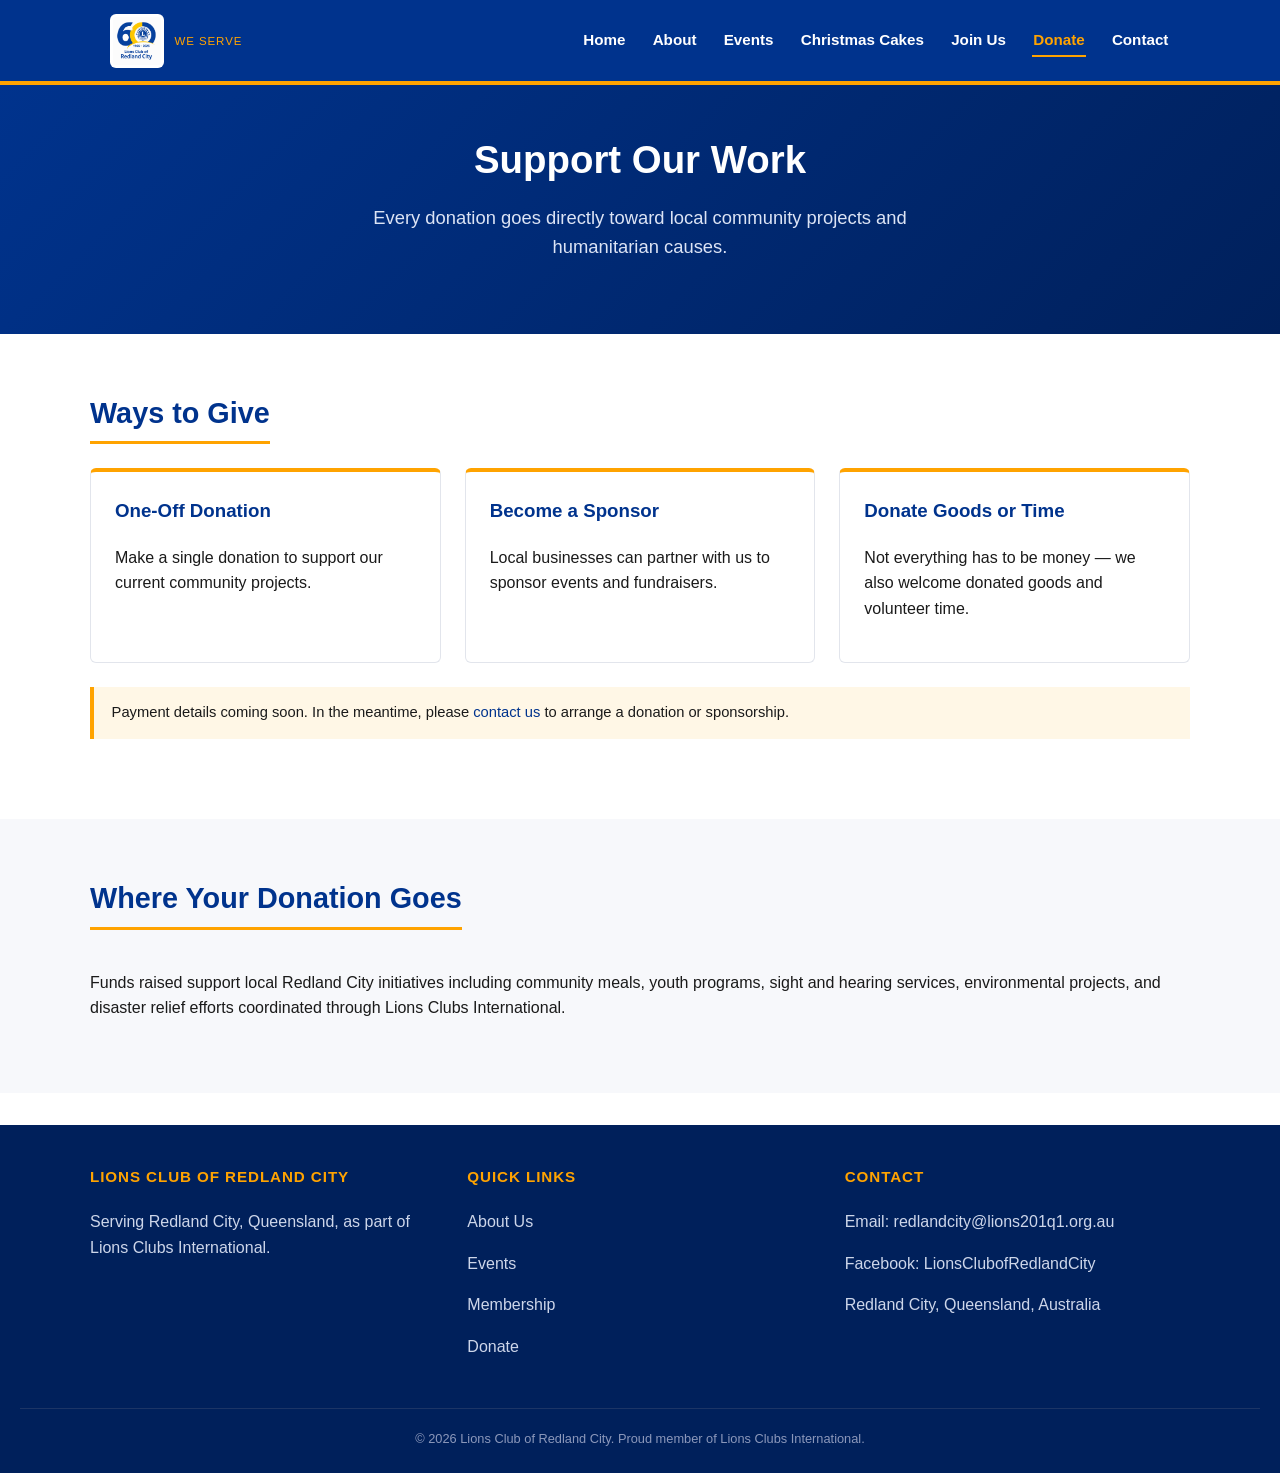
<file: donate.html>
<!DOCTYPE html>
<html lang="en">
<head>
<meta charset="UTF-8">
<meta name="viewport" content="width=device-width, initial-scale=1.0">
<title>Donate — Lions Club of Redland City</title>
<meta name="description" content="Support the community work of the Lions Club of Redland City with a donation.">
<link rel="icon" href="images/lions-logo.png">
<link rel="stylesheet" href="css/style.css">
</head>
<body>

<header class="site-header">
  <div class="header-inner">
    <a href="index.html" class="brand">
      <img src="images/lions-logo.png" alt="Lions Club of Redland City — 60th Anniversary 1966-2026" class="brand-logo">
      <span class="brand-text">
        <span class="club-tagline">We Serve</span>
      </span>
    </a>
    <button class="nav-toggle" aria-label="Toggle navigation" aria-expanded="false">&#9776;</button>
    <nav class="main-nav">
      <ul>
        <li><a href="index.html">Home</a></li>
        <li><a href="about.html">About</a></li>
        <li><a href="events.html">Events</a></li>
        <!-- HIDDEN: <li><a href="kindness-project.html">Kindness Project</a></li> -->
        <li><a href="christmas-cakes.html">Christmas Cakes</a></li>
        <li><a href="membership.html">Join Us</a></li>
        <li><a href="donate.html" class="active">Donate</a></li>
        <li><a href="contact.html">Contact</a></li>
      </ul>
    </nav>
  </div>
</header>

<section class="hero" style="padding: 2.75rem 1.25rem;">
  <h1>Support Our Work</h1>
  <p>Every donation goes directly toward local community projects and humanitarian causes.</p>
</section>

<section>
  <div class="section-inner">
    <h2 class="section-title">Ways to Give</h2>
    <div class="grid">
      <div class="card">
        <h3>One-Off Donation</h3>
        <p>Make a single donation to support our current community projects.</p>
      </div>
      <div class="card">
        <h3>Become a Sponsor</h3>
        <p>Local businesses can partner with us to sponsor events and fundraisers.</p>
      </div>
      <div class="card">
        <h3>Donate Goods or Time</h3>
        <p>Not everything has to be money — we also welcome donated goods and volunteer time.</p>
      </div>
    </div>

    <div class="note">
      Payment details coming soon. In the meantime, please <a href="contact.html">contact us</a> to arrange a donation or sponsorship.
    </div>
  </div>
</section>

<section class="soft">
  <div class="section-inner">
    <h2 class="section-title">Where Your Donation Goes</h2>
    <p>Funds raised support local Redland City initiatives including community meals, youth programs, sight and hearing services, environmental projects, and disaster relief efforts coordinated through Lions Clubs International.</p>
  </div>
</section>

<footer class="site-footer">
  <div class="footer-inner">
    <div>
      <h4>Lions Club of Redland City</h4>
      <p>Serving Redland City, Queensland, as part of Lions Clubs International.</p>
    </div>
    <div>
      <h4>Quick Links</h4>
      <p><a href="about.html">About Us</a></p>
      <p><a href="events.html">Events</a></p>
      <p><a href="membership.html">Membership</a></p>
      <p><a href="donate.html">Donate</a></p>
    </div>
    <div>
      <h4>Contact</h4>
      <p>Email: <a href="mailto:redlandcity@lions201q1.org.au">redlandcity@lions201q1.org.au</a></p>
      <p>Facebook: <a href="https://www.facebook.com/LionsClubofRedlandCity/" target="_blank" rel="noopener">LionsClubofRedlandCity</a></p>
      <p>Redland City, Queensland, Australia</p>
    </div>
  </div>
  <div class="footer-bottom">
    &copy; <span id="current-year"></span> Lions Club of Redland City. Proud member of Lions Clubs International.
  </div>
</footer>

<script src="js/script.js"></script>
</body>
</html>
</file>
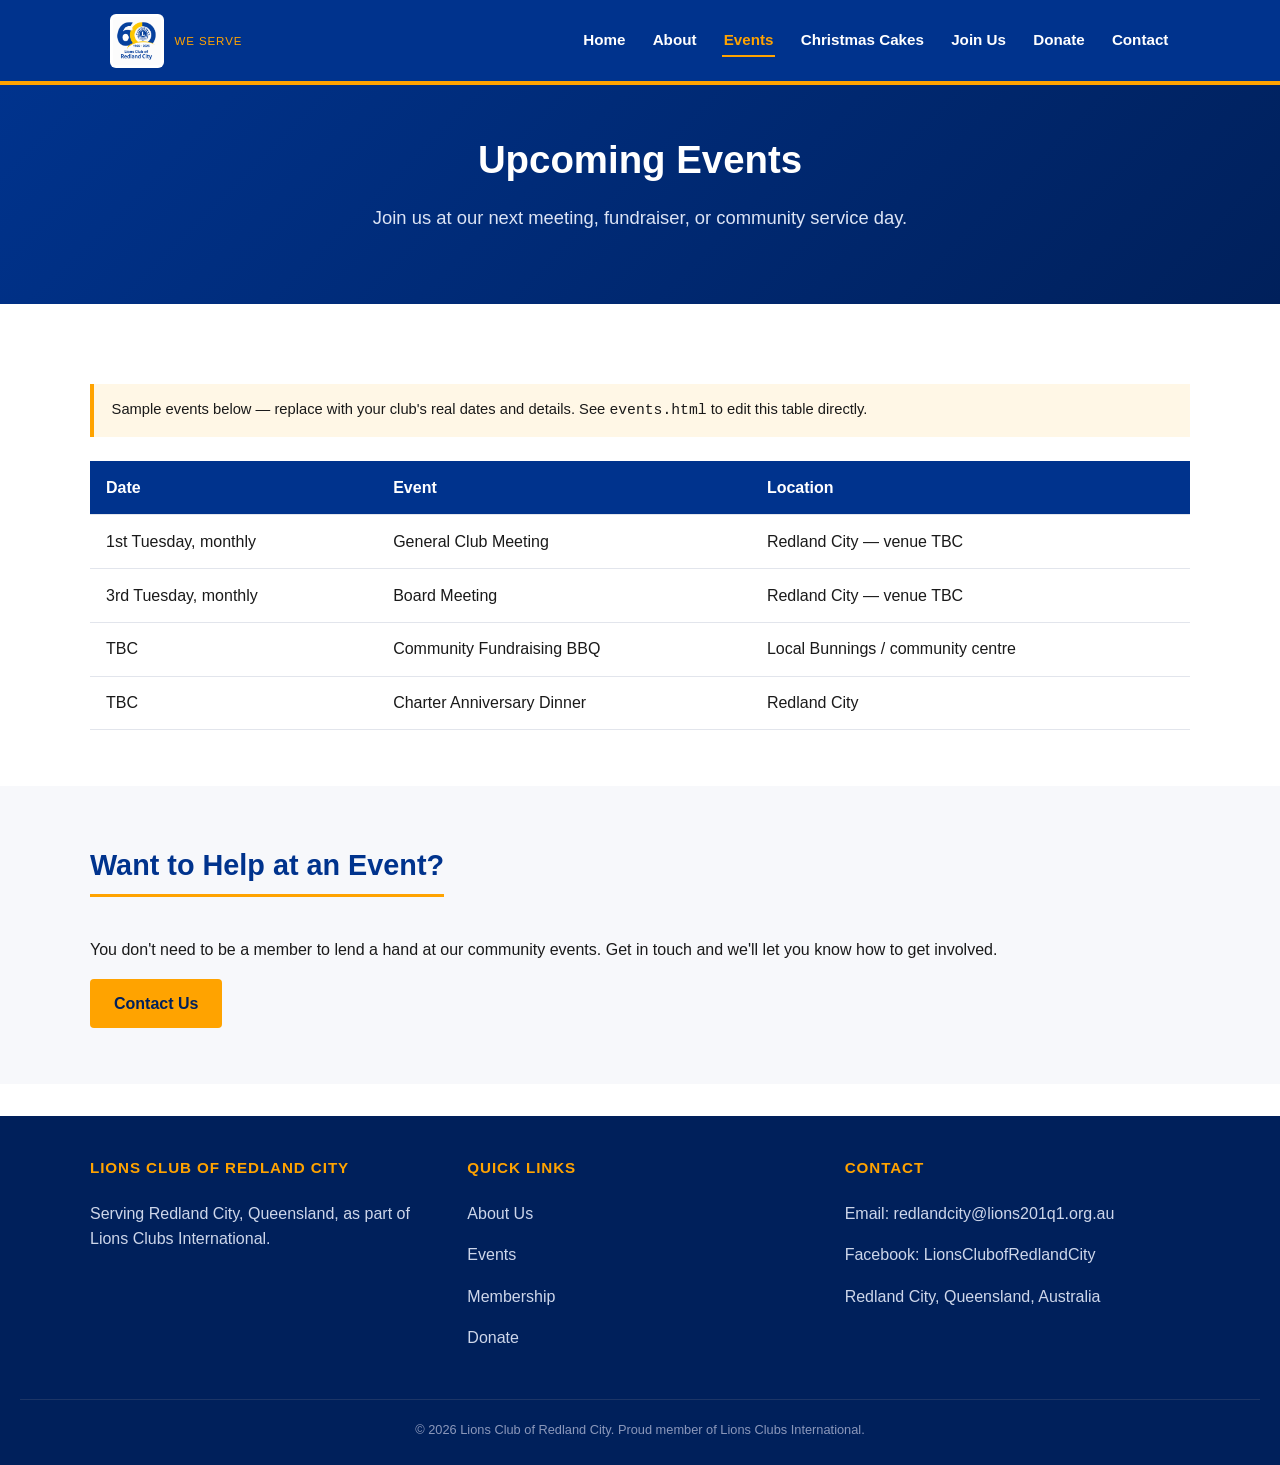
<file: events.html>
<!DOCTYPE html>
<html lang="en">
<head>
<meta charset="UTF-8">
<meta name="viewport" content="width=device-width, initial-scale=1.0">
<title>Events — Lions Club of Redland City</title>
<meta name="description" content="Upcoming meetings, fundraisers, and community service events from the Lions Club of Redland City.">
<link rel="icon" href="images/lions-logo.png">
<link rel="stylesheet" href="css/style.css">
</head>
<body>

<header class="site-header">
  <div class="header-inner">
    <a href="index.html" class="brand">
      <img src="images/lions-logo.png" alt="Lions Club of Redland City — 60th Anniversary 1966-2026" class="brand-logo">
      <span class="brand-text">
        <span class="club-tagline">We Serve</span>
      </span>
    </a>
    <button class="nav-toggle" aria-label="Toggle navigation" aria-expanded="false">&#9776;</button>
    <nav class="main-nav">
      <ul>
        <li><a href="index.html">Home</a></li>
        <li><a href="about.html">About</a></li>
        <li><a href="events.html" class="active">Events</a></li>
        <!-- HIDDEN: <li><a href="kindness-project.html">Kindness Project</a></li> -->
        <li><a href="christmas-cakes.html">Christmas Cakes</a></li>
        <li><a href="membership.html">Join Us</a></li>
        <li><a href="donate.html">Donate</a></li>
        <li><a href="contact.html">Contact</a></li>
      </ul>
    </nav>
  </div>
</header>

<section class="hero" style="padding: 2.75rem 1.25rem;">
  <h1>Upcoming Events</h1>
  <p>Join us at our next meeting, fundraiser, or community service day.</p>
</section>

<section>
  <div class="section-inner">
    <div class="note">
      Sample events below — replace with your club's real dates and details. See <code>events.html</code> to edit this table directly.
    </div>
    <table class="events-table">
      <thead>
        <tr>
          <th>Date</th>
          <th>Event</th>
          <th>Location</th>
        </tr>
      </thead>
      <tbody>
        <tr>
          <td>1st Tuesday, monthly</td>
          <td>General Club Meeting</td>
          <td>Redland City — venue TBC</td>
        </tr>
        <tr>
          <td>3rd Tuesday, monthly</td>
          <td>Board Meeting</td>
          <td>Redland City — venue TBC</td>
        </tr>
        <tr>
          <td>TBC</td>
          <td>Community Fundraising BBQ</td>
          <td>Local Bunnings / community centre</td>
        </tr>
        <tr>
          <td>TBC</td>
          <td>Charter Anniversary Dinner</td>
          <td>Redland City</td>
        </tr>
      </tbody>
    </table>
  </div>
</section>

<section class="soft">
  <div class="section-inner">
    <h2 class="section-title">Want to Help at an Event?</h2>
    <p>You don't need to be a member to lend a hand at our community events. Get in touch and we'll let you know how to get involved.</p>
    <a href="contact.html" class="btn">Contact Us</a>
  </div>
</section>

<footer class="site-footer">
  <div class="footer-inner">
    <div>
      <h4>Lions Club of Redland City</h4>
      <p>Serving Redland City, Queensland, as part of Lions Clubs International.</p>
    </div>
    <div>
      <h4>Quick Links</h4>
      <p><a href="about.html">About Us</a></p>
      <p><a href="events.html">Events</a></p>
      <p><a href="membership.html">Membership</a></p>
      <p><a href="donate.html">Donate</a></p>
    </div>
    <div>
      <h4>Contact</h4>
      <p>Email: <a href="mailto:redlandcity@lions201q1.org.au">redlandcity@lions201q1.org.au</a></p>
      <p>Facebook: <a href="https://www.facebook.com/LionsClubofRedlandCity/" target="_blank" rel="noopener">LionsClubofRedlandCity</a></p>
      <p>Redland City, Queensland, Australia</p>
    </div>
  </div>
  <div class="footer-bottom">
    &copy; <span id="current-year"></span> Lions Club of Redland City. Proud member of Lions Clubs International.
  </div>
</footer>

<script src="js/script.js"></script>
</body>
</html>
</file>
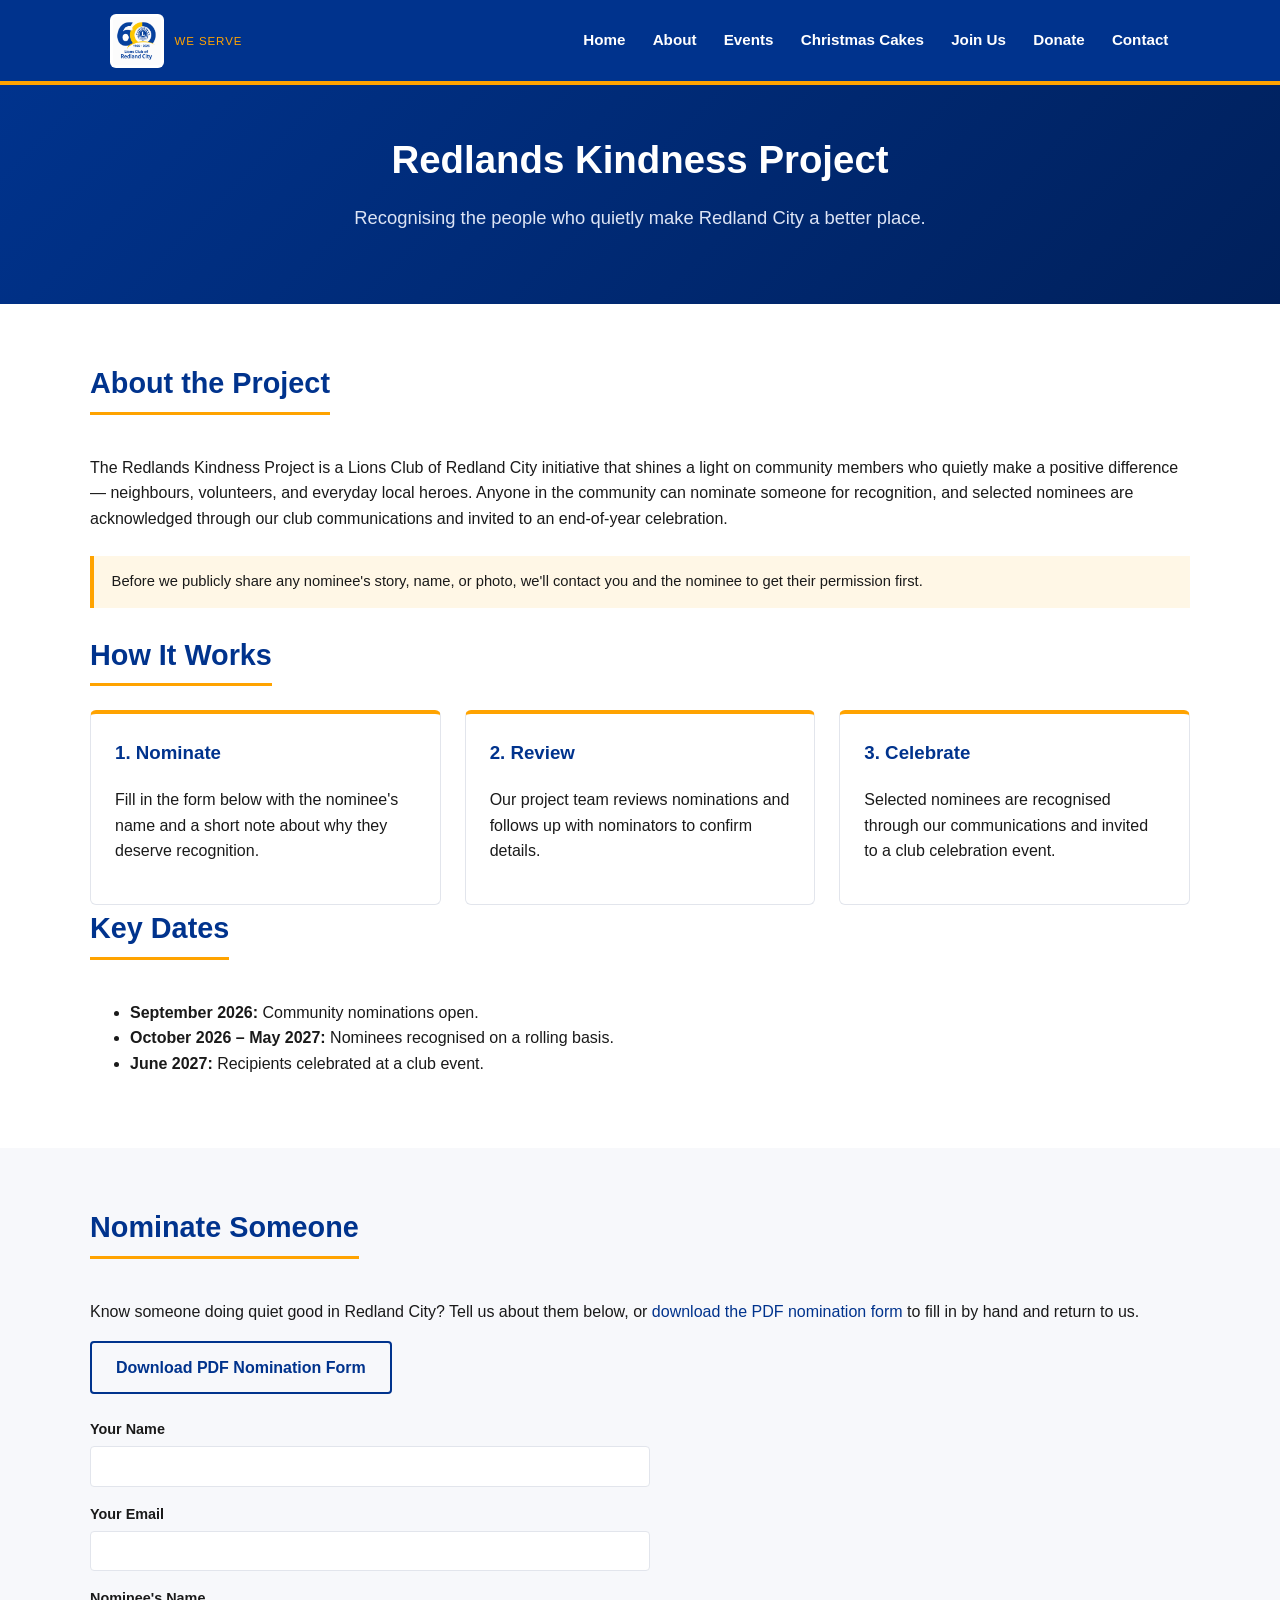
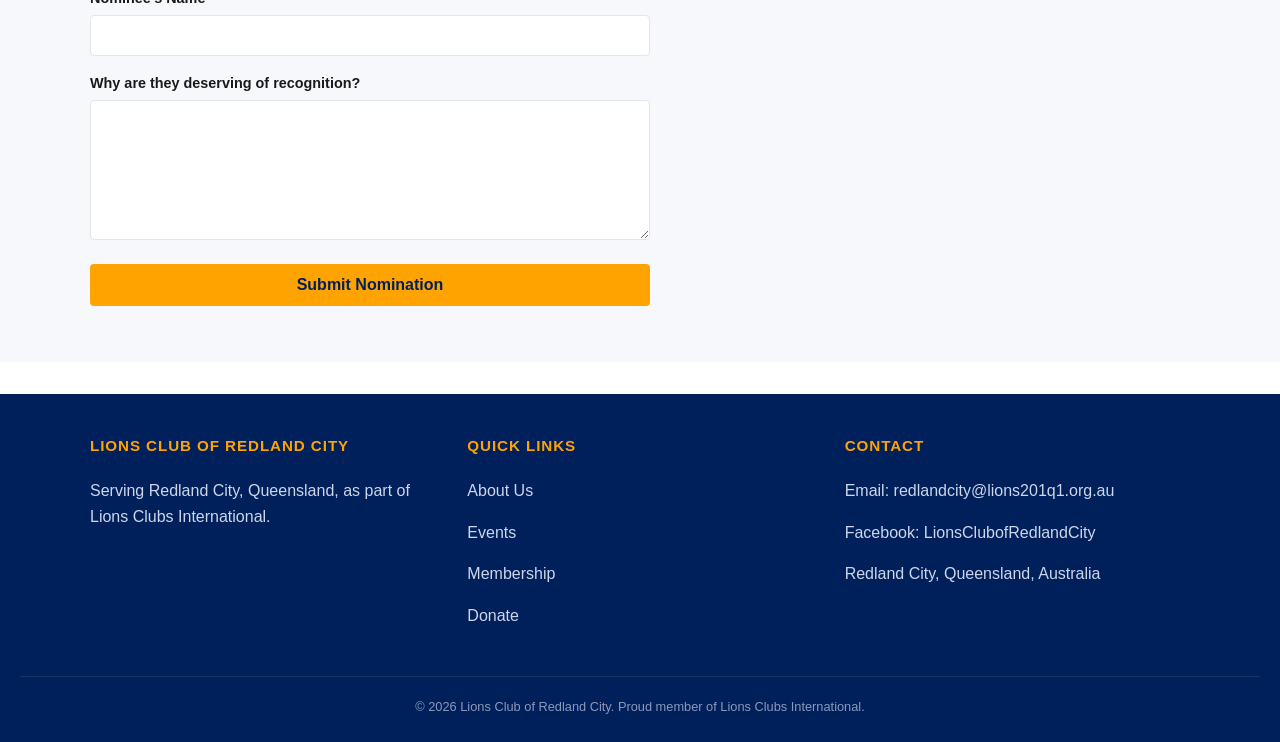
<file: kindness-project.html>
<!DOCTYPE html>
<html lang="en">
<head>
<meta charset="UTF-8">
<meta name="robots" content="noindex">
<meta name="viewport" content="width=device-width, initial-scale=1.0">
<title>Redlands Kindness Project — Lions Club of Redland City</title>
<meta name="description" content="Nominate someone who quietly makes a positive difference in Redland City. The Redlands Kindness Project recognises everyday acts of kindness in our community.">
<link rel="icon" href="images/lions-logo.png">
<link rel="stylesheet" href="css/style.css">
</head>
<body>

<header class="site-header">
  <div class="header-inner">
    <a href="index.html" class="brand">
      <img src="images/lions-logo.png" alt="Lions Club of Redland City — 60th Anniversary 1966-2026" class="brand-logo">
      <span class="brand-text">
        <span class="club-tagline">We Serve</span>
      </span>
    </a>
    <button class="nav-toggle" aria-label="Toggle navigation" aria-expanded="false">&#9776;</button>
    <nav class="main-nav">
      <ul>
        <li><a href="index.html">Home</a></li>
        <li><a href="about.html">About</a></li>
        <li><a href="events.html">Events</a></li>
        <!-- HIDDEN: <li><a href="kindness-project.html" class="active">Kindness Project</a></li> -->
        <li><a href="christmas-cakes.html">Christmas Cakes</a></li>
        <li><a href="membership.html">Join Us</a></li>
        <li><a href="donate.html">Donate</a></li>
        <li><a href="contact.html">Contact</a></li>
      </ul>
    </nav>
  </div>
</header>

<section class="hero" style="padding: 2.75rem 1.25rem;">
  <h1>Redlands Kindness Project</h1>
  <p>Recognising the people who quietly make Redland City a better place.</p>
</section>

<section>
  <div class="section-inner">
    <h2 class="section-title">About the Project</h2>
    <p>The Redlands Kindness Project is a Lions Club of Redland City initiative that shines a light on community members who quietly make a positive difference — neighbours, volunteers, and everyday local heroes. Anyone in the community can nominate someone for recognition, and selected nominees are acknowledged through our club communications and invited to an end-of-year celebration.</p>

    <div class="note">
      Before we publicly share any nominee's story, name, or photo, we'll contact you and the nominee to get their permission first.
    </div>

    <h2 class="section-title">How It Works</h2>
    <div class="grid">
      <div class="card">
        <h3>1. Nominate</h3>
        <p>Fill in the form below with the nominee's name and a short note about why they deserve recognition.</p>
      </div>
      <div class="card">
        <h3>2. Review</h3>
        <p>Our project team reviews nominations and follows up with nominators to confirm details.</p>
      </div>
      <div class="card">
        <h3>3. Celebrate</h3>
        <p>Selected nominees are recognised through our communications and invited to a club celebration event.</p>
      </div>
    </div>

    <h2 class="section-title">Key Dates</h2>
    <ul>
      <li><strong>September 2026:</strong> Community nominations open.</li>
      <li><strong>October 2026 &ndash; May 2027:</strong> Nominees recognised on a rolling basis.</li>
      <li><strong>June 2027:</strong> Recipients celebrated at a club event.</li>
    </ul>
  </div>
</section>

<section class="soft">
  <div class="section-inner">
    <h2 class="section-title">Nominate Someone</h2>
    <p>Know someone doing quiet good in Redland City? Tell us about them below, or <a href="downloads/redlands-kindness-nomination-form.pdf" target="_blank">download the PDF nomination form</a> to fill in by hand and return to us.</p>
    <div class="btn-row" style="justify-content:flex-start; margin-bottom: 1.5rem;">
      <a href="downloads/redlands-kindness-nomination-form.pdf" class="btn btn-outline" style="border-color:var(--lions-blue); color:var(--lions-blue);" target="_blank">Download PDF Nomination Form</a>
    </div>
    <form class="contact-form" action="https://formspree.io/f/xkjwjbbw" method="POST">
      <input type="hidden" name="_subject" value="New Redlands Kindness Project Nomination">
      <input type="text" name="_gotcha" style="display:none">
      <div>
        <label for="your-name">Your Name</label>
        <input type="text" id="your-name" name="Your Name" required>
      </div>
      <div>
        <label for="your-email">Your Email</label>
        <input type="email" id="your-email" name="Your Email" required>
      </div>
      <div>
        <label for="nominee-name">Nominee's Name</label>
        <input type="text" id="nominee-name" name="Nominee Name" required>
      </div>
      <div>
        <label for="reason">Why are they deserving of recognition?</label>
        <textarea id="reason" name="Reason for Nomination" required></textarea>
      </div>
      <button type="submit" class="btn">Submit Nomination</button>
    </form>
  </div>
</section>

<footer class="site-footer">
  <div class="footer-inner">
    <div>
      <h4>Lions Club of Redland City</h4>
      <p>Serving Redland City, Queensland, as part of Lions Clubs International.</p>
    </div>
    <div>
      <h4>Quick Links</h4>
      <p><a href="about.html">About Us</a></p>
      <p><a href="events.html">Events</a></p>
      <p><a href="membership.html">Membership</a></p>
      <p><a href="donate.html">Donate</a></p>
    </div>
    <div>
      <h4>Contact</h4>
      <p>Email: <a href="mailto:redlandcity@lions201q1.org.au">redlandcity@lions201q1.org.au</a></p>
      <p>Facebook: <a href="https://www.facebook.com/LionsClubofRedlandCity/" target="_blank" rel="noopener">LionsClubofRedlandCity</a></p>
      <p>Redland City, Queensland, Australia</p>
    </div>
  </div>
  <div class="footer-bottom">
    &copy; <span id="current-year"></span> Lions Club of Redland City. Proud member of Lions Clubs International.
  </div>
</footer>

<script src="js/script.js"></script>
</body>
</html>
</file>
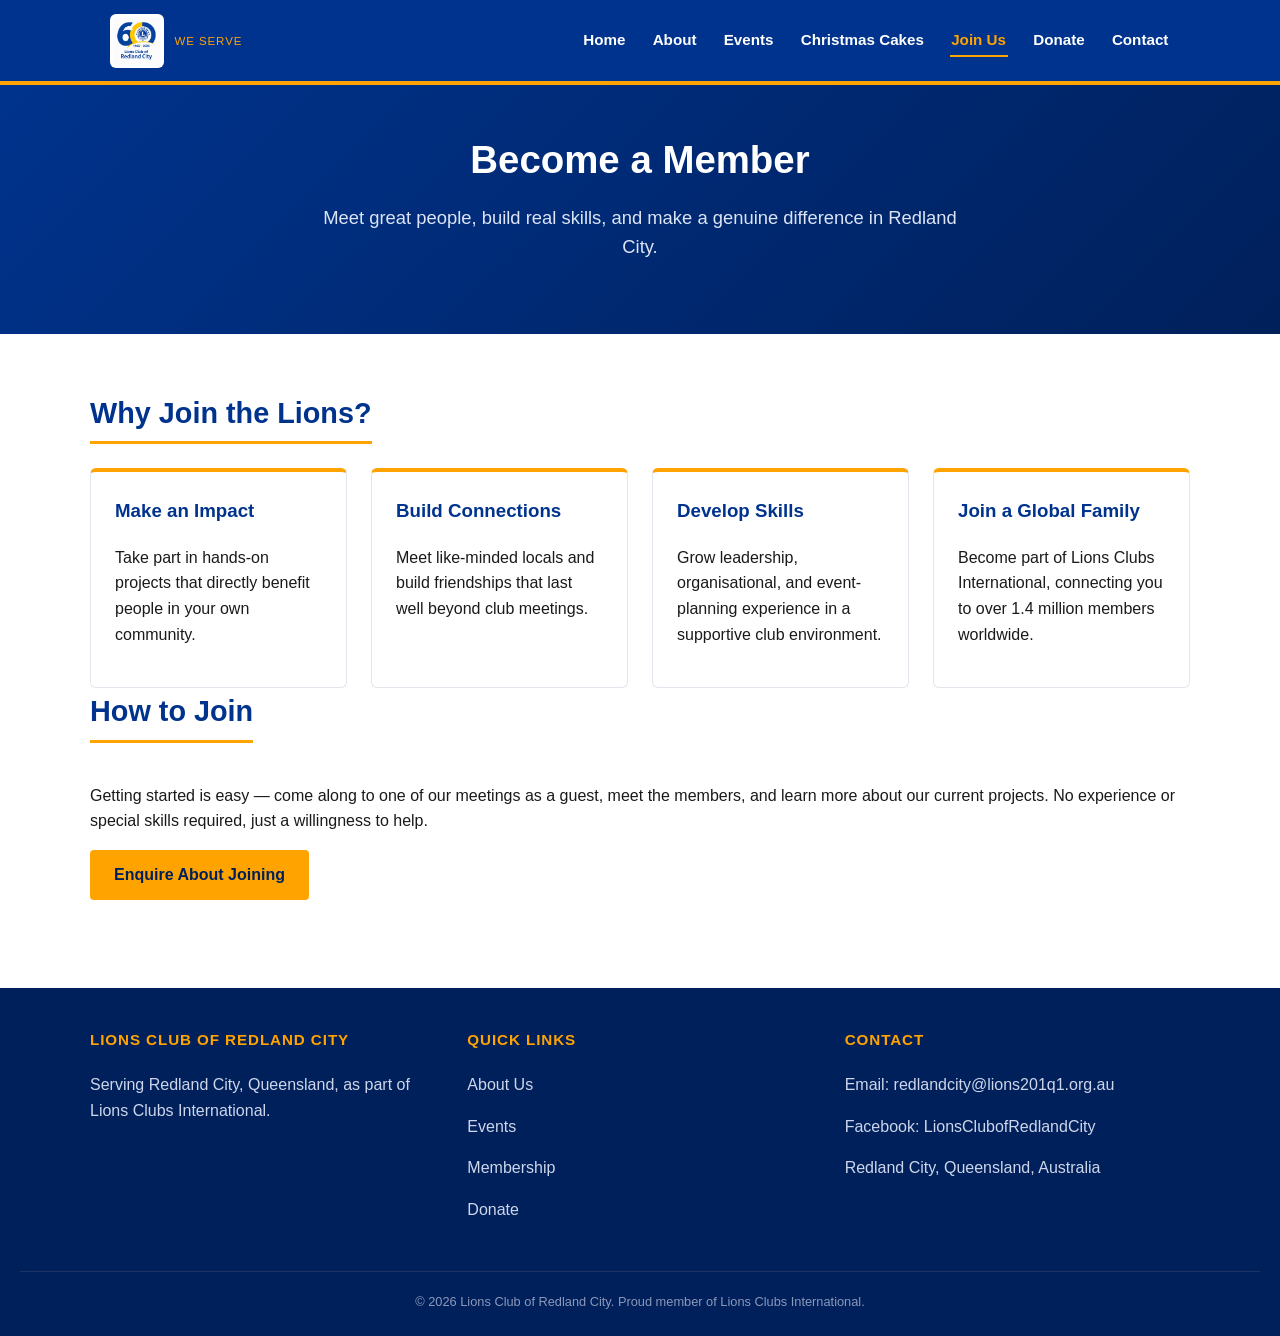
<file: membership.html>
<!DOCTYPE html>
<html lang="en">
<head>
<meta charset="UTF-8">
<meta name="viewport" content="width=device-width, initial-scale=1.0">
<title>Join Us — Lions Club of Redland City</title>
<meta name="description" content="Become a member of the Lions Club of Redland City and help serve your local community.">
<link rel="icon" href="images/lions-logo.png">
<link rel="stylesheet" href="css/style.css">
</head>
<body>

<header class="site-header">
  <div class="header-inner">
    <a href="index.html" class="brand">
      <img src="images/lions-logo.png" alt="Lions Club of Redland City — 60th Anniversary 1966-2026" class="brand-logo">
      <span class="brand-text">
        <span class="club-tagline">We Serve</span>
      </span>
    </a>
    <button class="nav-toggle" aria-label="Toggle navigation" aria-expanded="false">&#9776;</button>
    <nav class="main-nav">
      <ul>
        <li><a href="index.html">Home</a></li>
        <li><a href="about.html">About</a></li>
        <li><a href="events.html">Events</a></li>
        <!-- HIDDEN: <li><a href="kindness-project.html">Kindness Project</a></li> -->
        <li><a href="christmas-cakes.html">Christmas Cakes</a></li>
        <li><a href="membership.html" class="active">Join Us</a></li>
        <li><a href="donate.html">Donate</a></li>
        <li><a href="contact.html">Contact</a></li>
      </ul>
    </nav>
  </div>
</header>

<section class="hero" style="padding: 2.75rem 1.25rem;">
  <h1>Become a Member</h1>
  <p>Meet great people, build real skills, and make a genuine difference in Redland City.</p>
</section>

<section>
  <div class="section-inner">
    <h2 class="section-title">Why Join the Lions?</h2>
    <div class="grid">
      <div class="card">
        <h3>Make an Impact</h3>
        <p>Take part in hands-on projects that directly benefit people in your own community.</p>
      </div>
      <div class="card">
        <h3>Build Connections</h3>
        <p>Meet like-minded locals and build friendships that last well beyond club meetings.</p>
      </div>
      <div class="card">
        <h3>Develop Skills</h3>
        <p>Grow leadership, organisational, and event-planning experience in a supportive club environment.</p>
      </div>
      <div class="card">
        <h3>Join a Global Family</h3>
        <p>Become part of Lions Clubs International, connecting you to over 1.4 million members worldwide.</p>
      </div>
    </div>

    <h2 class="section-title">How to Join</h2>
    <p>Getting started is easy — come along to one of our meetings as a guest, meet the members, and learn more about our current projects. No experience or special skills required, just a willingness to help.</p>
    <a href="contact.html" class="btn">Enquire About Joining</a>
  </div>
</section>

<footer class="site-footer">
  <div class="footer-inner">
    <div>
      <h4>Lions Club of Redland City</h4>
      <p>Serving Redland City, Queensland, as part of Lions Clubs International.</p>
    </div>
    <div>
      <h4>Quick Links</h4>
      <p><a href="about.html">About Us</a></p>
      <p><a href="events.html">Events</a></p>
      <p><a href="membership.html">Membership</a></p>
      <p><a href="donate.html">Donate</a></p>
    </div>
    <div>
      <h4>Contact</h4>
      <p>Email: <a href="mailto:redlandcity@lions201q1.org.au">redlandcity@lions201q1.org.au</a></p>
      <p>Facebook: <a href="https://www.facebook.com/LionsClubofRedlandCity/" target="_blank" rel="noopener">LionsClubofRedlandCity</a></p>
      <p>Redland City, Queensland, Australia</p>
    </div>
  </div>
  <div class="footer-bottom">
    &copy; <span id="current-year"></span> Lions Club of Redland City. Proud member of Lions Clubs International.
  </div>
</footer>

<script src="js/script.js"></script>
</body>
</html>
</file>
<file: css/style.css>
/* Lions Club of Redland City — brand palette
   Gold:  #FFA300  (Lions gold)
   Blue:  #00338D  (Lions blue)
   Navy:  #00205B  (deep accent)
*/

:root {
  --lions-gold: #FFA300;
  --lions-gold-dark: #E08E00;
  --lions-blue: #00338D;
  --lions-navy: #00205B;
  --ink: #1a1a1a;
  --paper: #ffffff;
  --paper-soft: #f7f8fb;
  --border: #e2e5ec;
  --max-width: 1100px;
}

* { box-sizing: border-box; }

body {
  margin: 0;
  font-family: "Segoe UI", Roboto, Helvetica, Arial, sans-serif;
  color: var(--ink);
  background: var(--paper);
  line-height: 1.6;
}

img { max-width: 100%; display: block; }

a { color: var(--lions-blue); text-decoration: none; }
a:hover { text-decoration: underline; }

.container {
  max-width: var(--max-width);
  margin: 0 auto;
  padding: 0 1.25rem;
}

/* Header / nav */
header.site-header {
  background: var(--lions-blue);
  border-bottom: 4px solid var(--lions-gold);
}

.header-inner {
  display: flex;
  align-items: center;
  justify-content: space-between;
  padding: 0.85rem 1.25rem;
  max-width: var(--max-width);
  margin: 0 auto;
}

.brand {
  display: flex;
  align-items: center;
  gap: 0.65rem;
  color: #fff;
}

.brand:hover { text-decoration: none; }

.brand-emblem {
  width: 44px;
  height: 44px;
  flex-shrink: 0;
}

.brand-logo {
  height: 54px;
  width: 54px;
  flex-shrink: 0;
  background: #fff;
  border-radius: 6px;
  padding: 3px;
  object-fit: contain;
}

.hero-logo {
  height: 140px;
  width: 140px;
  object-fit: contain;
  background: #fff;
  border-radius: 14px;
  padding: 14px;
  margin: 0 auto 1.25rem;
  display: block;
  box-shadow: 0 6px 20px rgba(0,0,0,0.28);
}

.brand-text {
  line-height: 1.15;
}

.brand-text .club-name {
  font-weight: 700;
  font-size: 1.05rem;
  letter-spacing: 0.02em;
  color: #fff;
}

.brand-text .club-tagline {
  font-size: 0.72rem;
  color: var(--lions-gold);
  text-transform: uppercase;
  letter-spacing: 0.08em;
}

nav.main-nav ul {
  list-style: none;
  display: flex;
  gap: 1.5rem;
  margin: 0;
  padding: 0;
}

nav.main-nav a {
  color: #fff;
  font-weight: 600;
  font-size: 0.95rem;
  padding: 0.4rem 0.1rem;
  border-bottom: 2px solid transparent;
}

nav.main-nav a:hover,
nav.main-nav a.active {
  color: var(--lions-gold);
  text-decoration: none;
  border-bottom-color: var(--lions-gold);
}

.nav-toggle {
  display: none;
  background: none;
  border: 2px solid var(--lions-gold);
  color: var(--lions-gold);
  font-size: 1.3rem;
  padding: 0.3rem 0.6rem;
  border-radius: 4px;
  cursor: pointer;
}

/* Hero */
.hero {
  background: linear-gradient(135deg, var(--lions-blue) 0%, var(--lions-navy) 100%);
  color: #fff;
  padding: 2.5rem 1.25rem;
  text-align: center;
}

.hero-banner {
  display: block;
  width: 100%;
  max-width: 1000px;
  height: auto;
  margin: 0 auto;
  border-radius: 10px;
  box-shadow: 0 8px 30px rgba(0,0,0,0.3);
}

.sr-only {
  position: absolute;
  width: 1px;
  height: 1px;
  padding: 0;
  margin: -1px;
  overflow: hidden;
  clip: rect(0, 0, 0, 0);
  white-space: nowrap;
  border: 0;
}

.hero h1 {
  font-size: 2.4rem;
  margin: 0 0 0.75rem;
}

.hero p {
  font-size: 1.15rem;
  max-width: 640px;
  margin: 0 auto 1.75rem;
  color: #dce4f5;
}

.hero .motto {
  color: var(--lions-gold);
  font-weight: 700;
  letter-spacing: 0.08em;
  text-transform: uppercase;
  font-size: 0.85rem;
  margin-bottom: 0.75rem;
}

/* Buttons */
.btn {
  display: inline-block;
  background: var(--lions-gold);
  color: var(--lions-navy);
  font-weight: 700;
  padding: 0.75rem 1.5rem;
  border-radius: 4px;
  border: none;
  cursor: pointer;
  font-size: 1rem;
}

.btn:hover {
  background: var(--lions-gold-dark);
  text-decoration: none;
}

.btn-outline {
  background: transparent;
  border: 2px solid var(--lions-gold);
  color: var(--lions-gold);
}

.btn-outline:hover {
  background: var(--lions-gold);
  color: var(--lions-navy);
}

.btn-row {
  display: flex;
  gap: 1rem;
  justify-content: center;
  flex-wrap: wrap;
}

/* Sections */
section {
  padding: 3.5rem 1.25rem;
}

section.soft { background: var(--paper-soft); }

.section-inner {
  max-width: var(--max-width);
  margin: 0 auto;
}

h2.section-title {
  color: var(--lions-blue);
  font-size: 1.8rem;
  margin-top: 0;
  border-bottom: 3px solid var(--lions-gold);
  display: inline-block;
  padding-bottom: 0.35rem;
  margin-bottom: 1.5rem;
}

/* Cards / grid */
.grid {
  display: grid;
  grid-template-columns: repeat(auto-fit, minmax(240px, 1fr));
  gap: 1.5rem;
}

.card {
  background: #fff;
  border: 1px solid var(--border);
  border-top: 4px solid var(--lions-gold);
  border-radius: 6px;
  padding: 1.5rem;
}

.card h3 {
  color: var(--lions-blue);
  margin-top: 0;
}

/* Stats strip */
.stats {
  display: flex;
  flex-wrap: wrap;
  justify-content: center;
  gap: 2.5rem;
  text-align: center;
}

.stats .stat strong {
  display: block;
  font-size: 2rem;
  color: var(--lions-gold);
}

.stats {
  background: var(--lions-navy);
  color: #fff;
  padding: 2.5rem 1.25rem;
}

/* Photo gallery */
.photo-grid {
  display: grid;
  grid-template-columns: repeat(auto-fit, minmax(260px, 1fr));
  gap: 1.5rem;
}

.photo-card {
  background: #fff;
  border: 1px solid var(--border);
  border-radius: 6px;
  overflow: hidden;
}

.photo-card img {
  width: 100%;
  height: 220px;
  object-fit: cover;
}

.photo-card figcaption {
  padding: 0.85rem 1rem;
  font-size: 0.9rem;
  color: var(--ink);
}

.photo-card figcaption .credit {
  display: block;
  font-size: 0.75rem;
  color: #6b7280;
  margin-top: 0.25rem;
}

.photo-card figcaption .credit a { color: #6b7280; }

/* Tables (events) */
table.events-table {
  width: 100%;
  border-collapse: collapse;
  background: #fff;
}

table.events-table th,
table.events-table td {
  text-align: left;
  padding: 0.85rem 1rem;
  border-bottom: 1px solid var(--border);
}

table.events-table th {
  background: var(--lions-blue);
  color: #fff;
}

table.events-table tr:hover td { background: var(--paper-soft); }

/* Forms */
form.contact-form {
  display: grid;
  gap: 1rem;
  max-width: 560px;
}

form.contact-form label {
  font-weight: 600;
  font-size: 0.9rem;
  display: block;
  margin-bottom: 0.3rem;
}

form.contact-form input,
form.contact-form textarea {
  width: 100%;
  padding: 0.65rem 0.75rem;
  border: 1px solid var(--border);
  border-radius: 4px;
  font-family: inherit;
  font-size: 1rem;
}

form.contact-form textarea { min-height: 140px; resize: vertical; }

.note {
  background: #fff7e6;
  border-left: 4px solid var(--lions-gold);
  padding: 0.9rem 1.1rem;
  font-size: 0.92rem;
  margin: 1.5rem 0;
}

/* Footer */
footer.site-footer {
  background: var(--lions-navy);
  color: #cdd6ea;
  padding: 2.5rem 1.25rem 1.5rem;
  margin-top: 2rem;
}

.footer-inner {
  max-width: var(--max-width);
  margin: 0 auto;
  display: grid;
  grid-template-columns: repeat(auto-fit, minmax(200px, 1fr));
  gap: 2rem;
}

.footer-inner h4 {
  color: var(--lions-gold);
  margin-top: 0;
  font-size: 0.95rem;
  text-transform: uppercase;
  letter-spacing: 0.06em;
}

.footer-inner a { color: #cdd6ea; }
.footer-inner a:hover { color: var(--lions-gold); }

.footer-bottom {
  text-align: center;
  font-size: 0.8rem;
  color: #8b98bb;
  margin-top: 2rem;
  border-top: 1px solid #1c3566;
  padding-top: 1.25rem;
}

/* Responsive nav */
@media (max-width: 760px) {
  .nav-toggle { display: inline-block; }

  nav.main-nav {
    display: none;
    width: 100%;
  }

  nav.main-nav.open { display: block; }

  nav.main-nav ul {
    flex-direction: column;
    gap: 0;
    padding: 0.5rem 0 1rem;
  }

  nav.main-nav li { border-top: 1px solid rgba(255,255,255,0.15); }
  nav.main-nav a { display: block; padding: 0.7rem 0.25rem; }

  .header-inner { flex-wrap: wrap; }

  .hero h1 { font-size: 1.8rem; }
}
</file>
